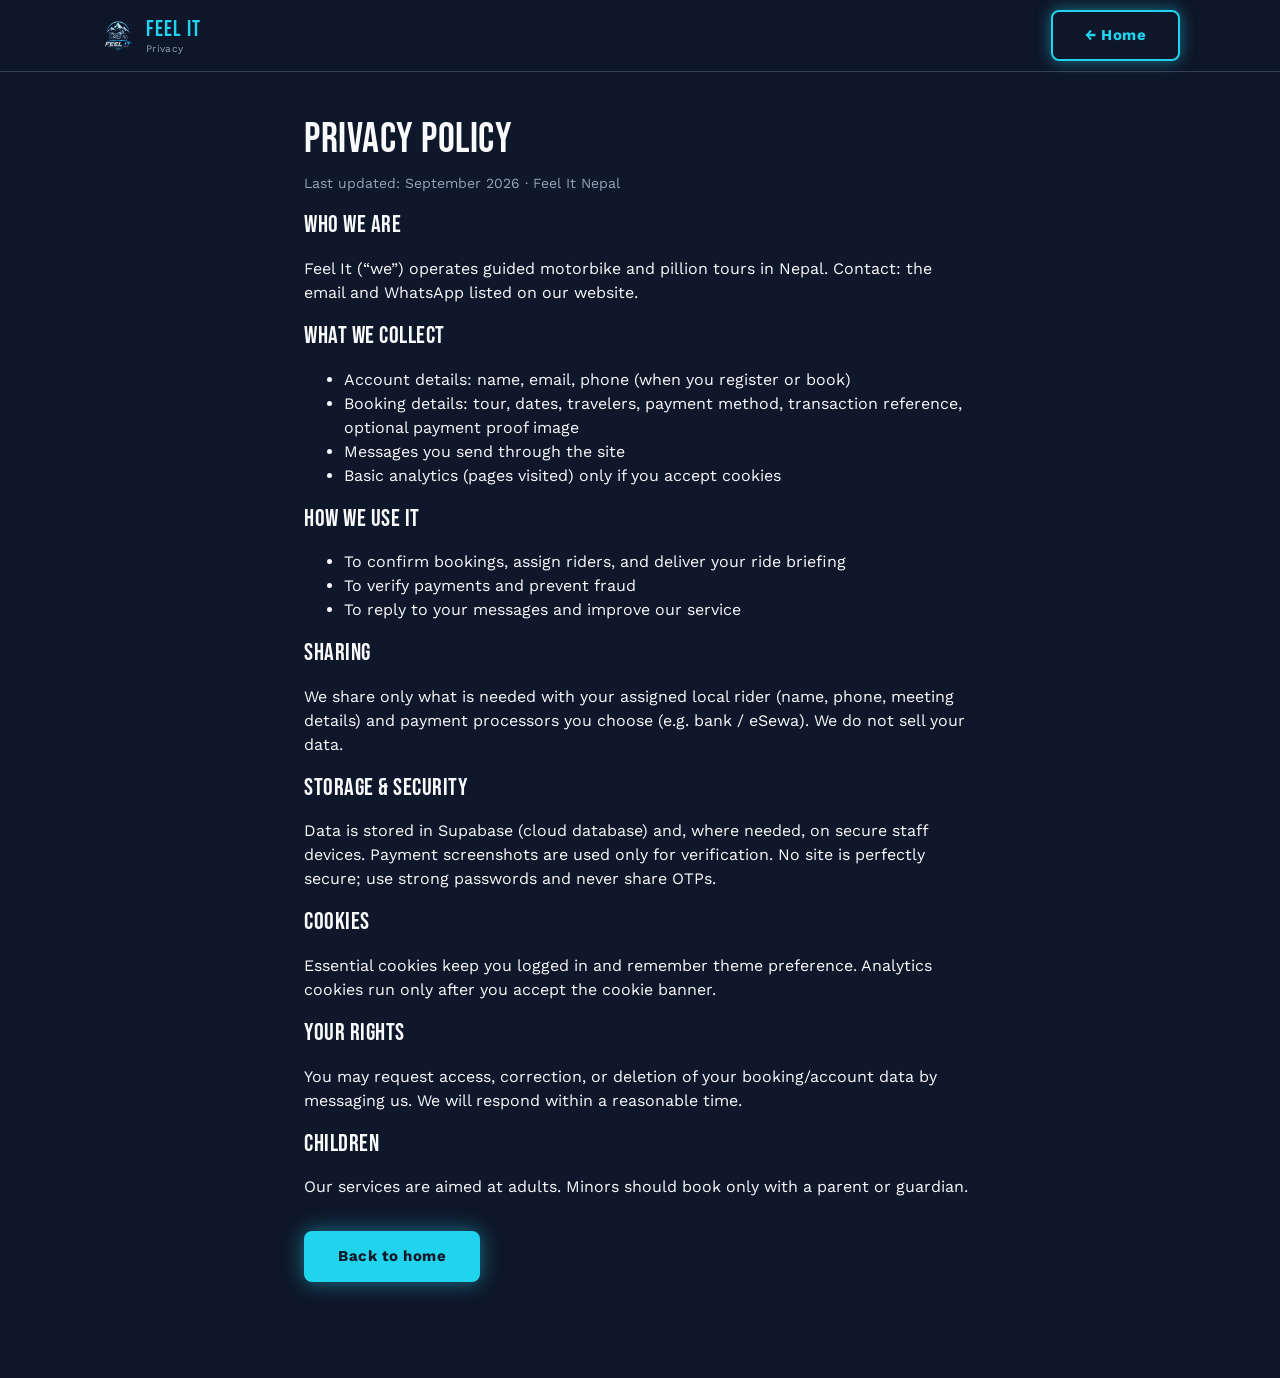
<file: privacy.html>
<!DOCTYPE html>
<html lang="en">
<head>
  <meta charset="UTF-8">
  <meta name="viewport" content="width=device-width, initial-scale=1.0">
  <title>Privacy Policy — Feel It Nepal</title>
  <meta name="description" content="How Feel It Nepal collects, uses, and protects your personal information when you book guided motorbike tours.">
  <meta name="robots" content="index, follow">
  <link rel="icon" href="assets/unnamed.png" type="image/png">
  <link href="https://fonts.googleapis.com/css2?family=Bebas+Neue&family=Work+Sans:wght@400;600;700&display=swap" rel="stylesheet">
  <link rel="stylesheet" href="style.css">
</head>
<body>
<header>
  <div class="wrap nav">
    <a href="index.html" class="brand">
      <img src="assets/unnamed.png" width="36" height="36" alt="Feel It" class="brand-logo" onerror="this.style.display='none'">
      <span class="brand-text"><span class="display">FEEL IT</span><span>Privacy</span></span>
    </a>
    <a href="index.html" class="btn btn-outline">← Home</a>
  </div>
</header>
<main class="wrap" style="padding:48px 24px 80px;max-width:720px;">
  <h1 style="font-family:'Bebas Neue',sans-serif;font-size:42px;margin:0 0 8px;">Privacy Policy</h1>
  <p style="color:var(--ink-soft);font-size:14px;">Last updated: September 2026 · Feel It Nepal</p>

  <h2>Who we are</h2>
  <p>Feel It (“we”) operates guided motorbike and pillion tours in Nepal. Contact: the email and WhatsApp listed on our website.</p>

  <h2>What we collect</h2>
  <ul>
    <li>Account details: name, email, phone (when you register or book)</li>
    <li>Booking details: tour, dates, travelers, payment method, transaction reference, optional payment proof image</li>
    <li>Messages you send through the site</li>
    <li>Basic analytics (pages visited) only if you accept cookies</li>
  </ul>

  <h2>How we use it</h2>
  <ul>
    <li>To confirm bookings, assign riders, and deliver your ride briefing</li>
    <li>To verify payments and prevent fraud</li>
    <li>To reply to your messages and improve our service</li>
  </ul>

  <h2>Sharing</h2>
  <p>We share only what is needed with your assigned local rider (name, phone, meeting details) and payment processors you choose (e.g. bank / eSewa). We do not sell your data.</p>

  <h2>Storage &amp; security</h2>
  <p>Data is stored in Supabase (cloud database) and, where needed, on secure staff devices. Payment screenshots are used only for verification. No site is perfectly secure; use strong passwords and never share OTPs.</p>

  <h2>Cookies</h2>
  <p>Essential cookies keep you logged in and remember theme preference. Analytics cookies run only after you accept the cookie banner.</p>

  <h2>Your rights</h2>
  <p>You may request access, correction, or deletion of your booking/account data by messaging us. We will respond within a reasonable time.</p>

  <h2>Children</h2>
  <p>Our services are aimed at adults. Minors should book only with a parent or guardian.</p>

  <p style="margin-top:32px;"><a href="index.html" class="btn btn-primary">Back to home</a></p>
</main>
</body>
</html>
</file>
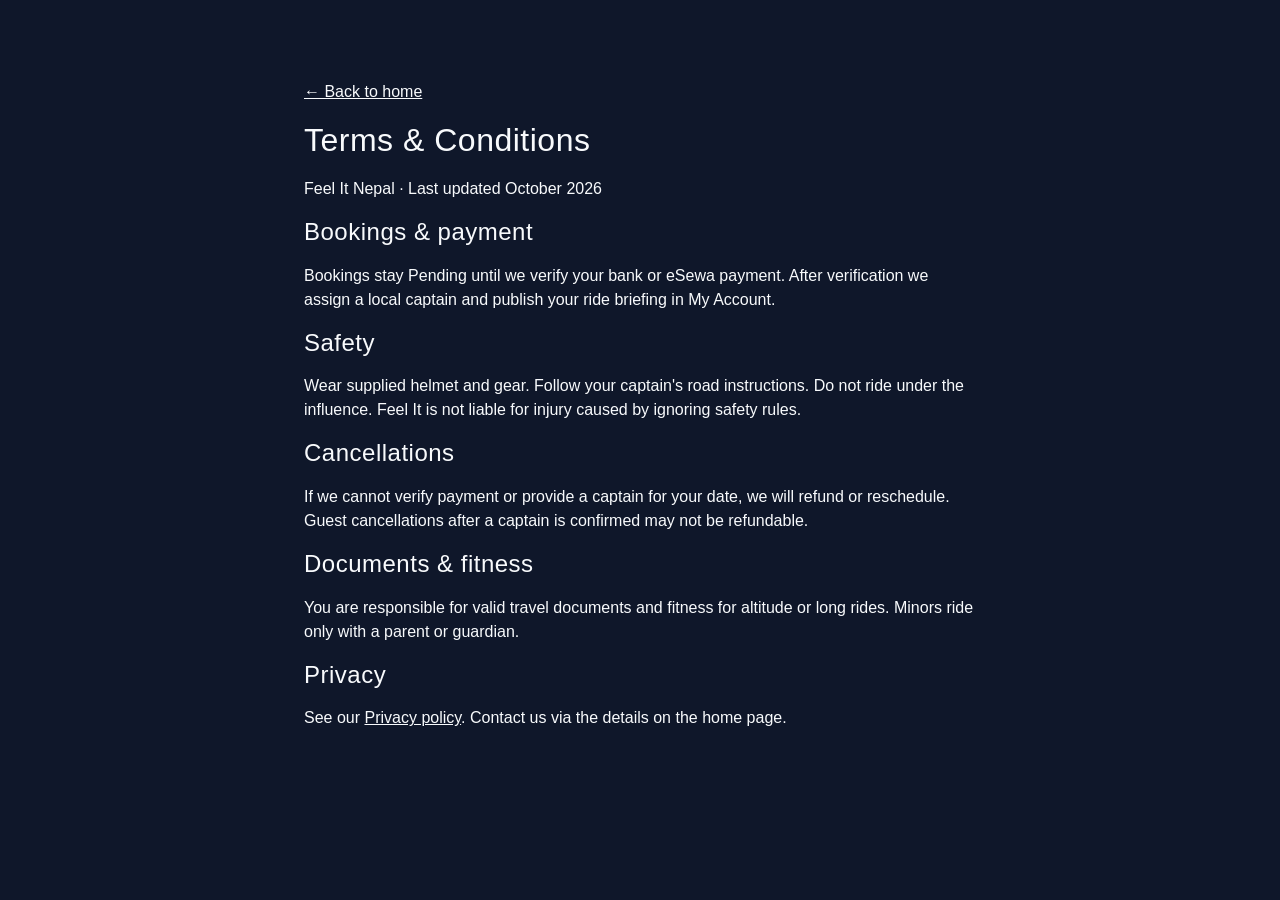
<file: terms.html>
<!DOCTYPE html>
<html lang="en">
<head>
  <meta charset="UTF-8">
  <meta name="viewport" content="width=device-width, initial-scale=1">
  <title>Terms & Conditions — Feel It Nepal</title>
  <meta name="description" content="Terms and conditions for Feel It Nepal guided motorbike tours.">
  <link rel="stylesheet" href="style.css">
</head>
<body>
  <main class="container" style="max-width:720px;margin:40px auto;padding:24px;">
    <p><a href="index.html">← Back to home</a></p>
    <h1>Terms & Conditions</h1>
    <p class="sub">Feel It Nepal · Last updated October 2026</p>
    <h2>Bookings & payment</h2>
    <p>Bookings stay Pending until we verify your bank or eSewa payment. After verification we assign a local captain and publish your ride briefing in My Account.</p>
    <h2>Safety</h2>
    <p>Wear supplied helmet and gear. Follow your captain's road instructions. Do not ride under the influence. Feel It is not liable for injury caused by ignoring safety rules.</p>
    <h2>Cancellations</h2>
    <p>If we cannot verify payment or provide a captain for your date, we will refund or reschedule. Guest cancellations after a captain is confirmed may not be refundable.</p>
    <h2>Documents & fitness</h2>
    <p>You are responsible for valid travel documents and fitness for altitude or long rides. Minors ride only with a parent or guardian.</p>
    <h2>Privacy</h2>
    <p>See our <a href="privacy.html">Privacy policy</a>. Contact us via the details on the home page.</p>
  </main>
</body>
</html>
</file>
<file: style.css>
:root{
  --bg:#0f172a;
  --paper:#1e293b;
  --ink:#f8fafc;
  --ink-soft:#94a3b8;
  --primary:#22d3ee;
  --primary-glow:rgba(34, 211, 238, 0.5);
  --primary-glow-hover:rgba(34, 211, 238, 0.85);
  --primary-tint:rgba(34, 211, 238, 0.12);
  --line:#334155;
  --radius:0.5rem;
  --hero-gradient: linear-gradient(135deg, #090d16 0%, #0f172a 50%, #16243b 100%);
  --success:#10b981;
  --warning:#f59e0b;
  --danger:#ef4444;
  color-scheme:dark;
}

[data-theme="light"]{
  --bg:#f8fafc;
  --paper:#ffffff;
  --ink:#0f172a;
  --ink-soft:#64748b;
  --primary:#0891b2;
  --primary-glow:rgba(8, 145, 178, 0.35);
  --primary-glow-hover:rgba(8, 145, 178, 0.65);
  --primary-tint:rgba(8, 145, 178, 0.1);
  --line:#e2e8f0;
  --hero-gradient: linear-gradient(135deg, #1e293b 0%, #0f172a 100%);
  color-scheme:light;
}

*{box-sizing:border-box;}
html{scroll-behavior:smooth;}
body{
  margin:0;background:var(--bg);color:var(--ink);
  font-family:'Work Sans',sans-serif;line-height:1.5;
  -webkit-font-smoothing:antialiased;
  transition:background 0.3s ease, color 0.3s ease;
}

h1,h2,h3,.display{
  font-family:'Bebas Neue',sans-serif;font-weight:400;letter-spacing:0.5px;
  line-height:0.95;color:var(--ink);
}
a{color:inherit;}
button{font-family:inherit;cursor:pointer;}
button:disabled{opacity:0.6;cursor:not-allowed;}
.wrap{max-width:1080px;margin:0 auto;padding:0 24px;}

header{
  position:sticky;top:0;z-index:50;
  background:color-mix(in srgb, var(--bg) 88%, transparent);
  backdrop-filter:blur(8px);border-bottom:1px solid var(--line);
}
.nav{display:flex;align-items:center;justify-content:space-between;padding:16px 0;}
.brand{display:flex;align-items:center;gap:10px;text-decoration:none;line-height:1;}
.brand-text{display:flex;flex-direction:column;line-height:1;}
.brand .display{font-size:28px;color:var(--primary);}
.brand span{font-size:11px;color:var(--ink-soft);letter-spacing:0.3px;margin-top:2px;}
.nav-links{display:flex;align-items:center;gap:20px;}
.nav-links a{text-decoration:none;font-size:15px;color:var(--ink);border-bottom:2px solid transparent;padding-bottom:2px;transition:0.2s;}
.nav-links a:hover{color:var(--primary);border-bottom-color:var(--primary);}
.menu-btn{display:none;background:transparent;border:2px solid var(--primary);border-radius:var(--radius);width:42px;height:42px;font-size:20px;color:var(--primary);box-shadow:0 0 10px var(--primary-glow);}
.mobile-menu{display:none;flex-direction:column;gap:2px;padding:10px 24px 16px;border-top:1px solid var(--line);}
.mobile-menu.open{display:flex;}
.mobile-menu a{padding:12px 0;text-decoration:none;color:var(--ink);font-size:16px;border-bottom:1px solid var(--line);}

.btn {
  padding: 0.75rem 2rem;
  background: transparent;
  border: 2px solid var(--primary);
  color: var(--primary);
  font-weight: 700;
  border-radius: var(--radius);
  box-shadow: 0 0 15px var(--primary-glow);
  transition: all 0.3s ease;
  display: inline-flex;
  align-items: center;
  justify-content: center;
  text-decoration: none;
  font-size: 15px;
  letter-spacing: 0.5px;
}
.btn:hover {
  box-shadow: 0 0 30px var(--primary-glow-hover);
  background: var(--primary);
  color: #111827;
}
.btn-primary {
  background: var(--primary);
  color: #111827;
  box-shadow: 0 0 20px var(--primary-glow);
}
.btn-primary:hover {
  background: var(--primary);
  color: #000000;
  box-shadow: 0 0 35px var(--primary-glow-hover);
  transform: translateY(-1px);
}
.btn-outline {
  background: transparent;
  border: 2px solid var(--primary);
  color: var(--primary);
}
.btn-google {
  background: #ffffff;
  color: #1e293b;
  border: 2px solid #cbd5e1;
  box-shadow: 0 4px 12px rgba(0,0,0,0.1);
  width: 100%;
  margin-bottom: 12px;
  font-weight: 600;
  display: flex;
  align-items: center;
  justify-content: center;
  gap: 10px;
}
.btn-google:hover {
  background: #f1f5f9;
  color: #0f172a;
  border-color: var(--primary);
}
.btn-link-back{
  background:none;border:none;color:var(--primary);font-size:13px;font-weight:600;
  padding:0 0 14px;cursor:pointer;display:inline-block;
}
.btn-link-back:hover{text-decoration:underline;}

.theme-toggle{
  background:transparent;border:2px solid var(--primary);border-radius:var(--radius);
  width:42px;height:42px;display:flex;align-items:center;justify-content:center;
  font-size:18px;color:var(--primary);box-shadow:0 0 12px var(--primary-glow);
  transition:0.3s;
}
.theme-toggle:hover{box-shadow:0 0 24px var(--primary-glow-hover);background:var(--primary-tint);}

.hero{position:relative;overflow:hidden;background:var(--hero-gradient);color:#fff;}
.hero-inner{position:relative;z-index:2;padding:96px 24px 120px;max-width:1080px;margin:0 auto;}
.hero-tag{font-size:14px;letter-spacing:1px;color:var(--primary);margin-bottom:16px;text-transform:uppercase;font-weight:600;}
.hero h1{font-size:clamp(44px,8vw,88px);max-width:760px;margin:0 0 22px;color:#fff;}
.hero p{font-size:18px;max-width:480px;color:var(--ink-soft);margin:0 0 32px;}
.hero-ctas{display:flex;gap:16px;flex-wrap:wrap;}
.hero svg{position:absolute;inset:0;width:100%;height:100%;z-index:1;}

section{padding:80px 0;}
.section-head{max-width:560px;margin:0 0 44px;}
.section-head h2{font-size:44px;margin:0 0 12px;}
.section-head p{color:var(--ink-soft);font-size:16px;margin:0;}

.filters{display:flex;gap:12px;flex-wrap:wrap;margin-bottom:36px;}
.chip{
  border:2px solid var(--primary);background:transparent;border-radius:var(--radius);
  padding:0.5rem 1.25rem;font-size:14px;font-weight:700;color:var(--primary);
  box-shadow:0 0 10px var(--primary-glow);transition:0.3s;
}
.chip.active, .chip:hover{
  background:var(--primary);color:#111827;box-shadow:0 0 20px var(--primary-glow-hover);
}

.grid{display:grid;grid-template-columns:repeat(auto-fill,minmax(280px,1fr));gap:24px;}
.card{background:var(--paper);border:1px solid var(--line);border-radius:var(--radius);overflow:hidden;display:flex;flex-direction:column;transition:0.3s;}
.card:hover{border-color:var(--primary);box-shadow:0 0 20px var(--primary-tint);}
.card-art{height:180px;display:flex;align-items:center;justify-content:center;background-size:cover;background-position:center;}
.card-body{padding:22px;display:flex;flex-direction:column;gap:8px;flex:1;}
.card-region{font-size:12px;color:var(--primary);font-weight:600;letter-spacing:1px;text-transform:uppercase;}
.card-title{font-size:26px;margin:0;}
.card-meta{font-size:14px;color:var(--ink-soft);display:flex;gap:14px;}
.card-price{font-size:22px;font-weight:700;margin-top:auto;padding-top:10px;color:var(--ink);}
.card-price small{font-weight:500;font-size:13px;color:var(--ink-soft);}
.card .btn{margin-top:12px;width:100%;}

.milestones{display:grid;grid-template-columns:repeat(3,1fr);gap:0;position:relative;}
.milestones::before{content:"";position:absolute;top:14px;left:0;right:0;height:2px;
  background:repeating-linear-gradient(to right,var(--primary) 0 10px,transparent 10px 20px);z-index:0;}
.milestone{position:relative;z-index:1;padding-right:24px;}
.milestone .km{display:inline-block;background:var(--bg);border:2px solid var(--primary);border-radius:999px;
  width:32px;height:32px;text-align:center;line-height:28px;font-family:'Bebas Neue';font-size:15px;color:var(--primary);
  box-shadow:0 0 10px var(--primary-glow);margin-bottom:18px;}
.milestone h3{font-size:24px;margin:0 0 8px;}
.milestone p{font-size:15px;color:var(--ink-soft);margin:0;}

.guide-banner{
  background:var(--paper);border:2px solid var(--primary);box-shadow:0 0 25px var(--primary-glow);
  border-radius:var(--radius);padding:48px;display:flex;justify-content:space-between;align-items:center;gap:32px;flex-wrap:wrap;
}
.guide-banner h2{font-size:38px;margin:0 0 10px;}
.guide-banner p{color:var(--ink-soft);max-width:420px;margin:0;}

.form-card{background:var(--paper);border:1px solid var(--line);border-radius:var(--radius);padding:36px;max-width:560px;}
.field{margin-bottom:18px;}
.field label{display:block;font-size:13px;color:var(--ink-soft);margin-bottom:6px;}
.field input,.field select,.field textarea{
  width:100%;padding:11px 13px;border:1px solid var(--line);border-radius:var(--radius);
  font-family:inherit;font-size:15px;background:var(--bg);color:var(--ink);outline:none;transition:0.2s;
}
.field input:focus,.field select:focus,.field textarea:focus{border-color:var(--primary);box-shadow:0 0 10px var(--primary-tint);}
.field textarea{resize:vertical;min-height:90px;}
.row-2{display:grid;grid-template-columns:1fr 1fr;gap:16px;}

.checkbox-field{
  display:flex;align-items:flex-start;gap:10px;font-size:13px;color:var(--ink-soft);
  margin:4px 0 18px;line-height:1.5;cursor:pointer;
}
.checkbox-field input{width:auto;margin-top:3px;flex-shrink:0;}
.checkbox-field a{color:var(--primary);text-decoration:underline;}

.overlay{position:fixed;inset:0;background:rgba(2, 6, 23, 0.85);backdrop-filter:blur(6px);z-index:100;
  display:flex;align-items:flex-start;justify-content:center;overflow-y:auto;padding:40px 20px;}
.overlay.hidden{display:none;}
.modal{background:var(--paper);border:1px solid var(--line);border-radius:var(--radius);max-width:720px;width:100%;padding:36px;position:relative;box-shadow:0 0 40px rgba(0,0,0,0.6);}
.modal-close{position:absolute;top:18px;right:20px;background:none;border:none;font-size:24px;color:var(--ink-soft);cursor:pointer;}
.modal-close:hover{color:var(--primary);}
.modal h2{font-size:36px;margin:0 0 6px;}
.modal .sub{color:var(--ink-soft);margin-bottom:24px;}
.include-list{list-style:none;padding:0;margin:0 0 24px;display:flex;flex-wrap:wrap;gap:8px;}
.include-list li{background:var(--primary-tint);border:1px solid var(--primary);color:var(--primary);border-radius:999px;padding:6px 14px;font-size:13px;}
.guide-box{display:flex;gap:14px;align-items:center;margin-bottom:16px;padding:16px;background:var(--bg);border-radius:var(--radius);border:1px solid var(--line);}
.avatar{width:48px;height:48px;border-radius:50%;background:var(--primary);color:#111827;display:flex;align-items:center;justify-content:center;font-family:'Bebas Neue';font-size:20px;flex-shrink:0;}
.confirm-code{font-family:'Bebas Neue';font-size:38px;color:var(--primary);letter-spacing:2px;text-shadow:0 0 10px var(--primary-glow);}

/* Payment method chooser (step 2 of checkout — no QR here yet) */
.payment-method-grid{display:grid;grid-template-columns:repeat(auto-fit,minmax(200px,1fr));gap:16px;margin:20px 0 8px;}
.payment-method-card{
  background:var(--bg);border:2px solid var(--line);border-radius:var(--radius);
  padding:24px 18px;display:flex;flex-direction:column;align-items:center;gap:6px;text-align:center;
  transition:0.2s;
}
.payment-method-card:hover{border-color:var(--primary);box-shadow:0 0 18px var(--primary-tint);transform:translateY(-2px);}
.payment-method-card .pm-icon{font-size:32px;}
.payment-method-card .pm-name{font-family:'Bebas Neue';font-size:20px;color:var(--ink);}
.payment-method-card .pm-sub{font-size:12px;color:var(--ink-soft);}

/* QR + payment form (step 3 — only rendered after a method is chosen) */
.qr-box{
  display:flex;flex-direction:column;align-items:center;text-align:center;margin-bottom:22px;
  background:var(--bg);padding:20px;border-radius:var(--radius);border:1px solid var(--line);
}
.qr-img{width:180px;height:180px;object-fit:contain;background:#fff;border-radius:8px;padding:8px;box-shadow:0 0 15px rgba(0,0,0,0.2);}
.qr-account-name{font-weight:700;margin:12px 0 0;color:var(--ink);}
.qr-account-number{font-size:14px;color:var(--ink-soft);margin:2px 0 8px;}
.qr-account-meta{color:var(--ink-soft);}
.qr-hint{font-size:12px;color:var(--ink-soft);max-width:340px;margin:0;}

.pending-box{
  background:var(--bg);border:1px solid var(--primary);border-radius:var(--radius);
  padding:18px 20px;margin-bottom:20px;font-size:14px;color:var(--ink);
}
.pending-note{font-size:13px;color:var(--ink-soft);background:var(--bg);border:1px dashed var(--line);border-radius:var(--radius);padding:10px 14px;margin-top:10px;}
.rider-reveal-box{
  background:var(--primary-tint);border:1px solid var(--primary);border-radius:var(--radius);
  padding:12px 14px;margin-top:10px;font-size:14px;
}
.rider-reveal-box a{color:var(--primary);font-weight:700;text-decoration:underline;}

.booking-row{background:var(--bg);border:1px solid var(--line);border-radius:var(--radius);padding:18px 22px;display:flex;justify-content:space-between;align-items:center;margin-bottom:12px;flex-wrap:wrap;gap:10px;}
.booking-row .status{font-size:12px;padding:4px 10px;border-radius:999px;background:var(--primary-tint);color:var(--primary);border:1px solid var(--primary);}
.status-pending{background:rgba(245,158,11,0.12) !important;color:var(--warning) !important;border-color:var(--warning) !important;}
.status-confirmed{background:rgba(16,185,129,0.12) !important;color:var(--success) !important;border-color:var(--success) !important;}
.status-cancelled{background:rgba(239,68,68,0.12) !important;color:var(--danger) !important;border-color:var(--danger) !important;}
.admin-booking-row{gap:6px;}
.empty-state{color:var(--ink-soft);font-size:15px;padding:30px 0;}

footer{background:#020617;color:var(--ink-soft);padding:48px 0 30px;margin-top:40px;border-top:1px solid var(--line);}
footer .wrap{display:flex;justify-content:space-between;flex-wrap:wrap;gap:24px;}
footer .display{color:var(--primary);font-size:24px;}
footer p{font-size:13px;max-width:340px;color:var(--ink-soft);}

.admin-table{width:100%;border-collapse:collapse;margin-top:10px;}
.admin-table th,.admin-table td{text-align:left;padding:10px 12px;border-bottom:1px solid var(--line);font-size:14px;}
.admin-tour-card{border:1px solid var(--line);border-radius:var(--radius);padding:16px;margin-bottom:16px;background:var(--bg);}
.admin-tour-card h4{margin:0 0 10px;font-size:20px;}

#tourMap{height:380px;width:100%;border-radius:var(--radius);border:1px solid var(--line);z-index:1;}
.leaflet-popup-content{font-family:'Work Sans',sans-serif;color:#111827;}
.map-popup-btn{
  background:var(--primary);color:#111827;border:none;border-radius:var(--radius);
  padding:6px 12px;font-size:13px;font-weight:700;margin-top:6px;cursor:pointer;
}

#toast-container {
  position: fixed;
  top: 20px;
  right: 20px;
  z-index: 99999;
  display: flex;
  flex-direction: column;
  gap: 10px;
}
.custom-toast {
  min-width: 280px;
  background-color: #1e293b;
  color: #ffffff;
  padding: 12px 16px;
  border-radius: 8px;
  border-left: 4px solid #3b82f6;
  box-shadow: 0 10px 20px rgba(0, 0, 0, 0.3);
  display: flex;
  justify-content: space-between;
  align-items: center;
  font-family: inherit;
}
.custom-toast.success { border-left-color: #10b981; }
.custom-toast.error { border-left-color: #ef4444; }
.toast-close-btn { background: none; border: none; color: #94a3b8; font-size: 18px; cursor: pointer; margin-left: 10px; }

@media(max-width:820px){
  .nav-links a{display:none;}
  .menu-btn{display:flex;align-items:center;justify-content:center;}
}
@media(max-width:720px){
  .milestones{grid-template-columns:1fr;gap:36px;}
  .milestones::before{display:none;}
  .row-2{grid-template-columns:1fr;}
  .guide-banner{padding:32px;}
  #tourMap{height:280px;}
  .payment-method-grid{grid-template-columns:1fr 1fr;}
}

/* Small screens: the logo was rendering at inconsistent sizes against the
   tagline text and squeezing against the nav buttons — pin an explicit
   box size and drop the tagline below a hard width instead of letting it
   wrap/shrink unpredictably. */
@media(max-width:480px){
  .brand-logo{width:32px;height:32px;}
  .brand .display{font-size:22px;}
  .brand-text span:last-child{display:none;}
  .wa-float-btn{bottom:16px;right:16px;width:50px;height:50px;}
}

/* ---------------- Admin panel: mobile ---------------- */
@media(max-width:720px){
  .modal-admin{
    max-width:100%;width:100%;min-height:100vh;border-radius:0;padding:20px 16px 40px;margin:0;
  }
  .overlay:has(.modal-admin){padding:0;align-items:stretch;}
  .admin-stats-bar{grid-template-columns:1fr 1fr;}
  .admin-tabs{
    display:flex;flex-wrap:nowrap;overflow-x:auto;-webkit-overflow-scrolling:touch;
    gap:8px;padding-bottom:6px;margin-left:-16px;margin-right:-16px;padding-left:16px;padding-right:16px;
  }
  .admin-tabs .chip{flex-shrink:0;padding:0.5rem 1rem;font-size:13px;white-space:nowrap;}
  .admin-booking-row .row-2,
  .form-card .row-2{grid-template-columns:1fr;}
  .admin-photo-grid{grid-template-columns:repeat(2,1fr);}
  .chat-compose{flex-direction:column;align-items:stretch;}
  .chat-compose .btn{width:100%;}
}

/* ---------------- Admin panel polish ---------------- */
.modal-admin{max-width:960px;}
.admin-header{margin-bottom:18px;}
.admin-header-top{display:flex;align-items:center;justify-content:space-between;gap:12px;flex-wrap:wrap;margin-bottom:4px;}
.admin-header-top h2{margin:0;}
.admin-header h2{margin-bottom:4px;}
.admin-tabs{margin-bottom:24px;}

.admin-stats-bar{
  display:grid;grid-template-columns:repeat(auto-fit,minmax(150px,1fr));gap:14px;margin-bottom:24px;
}
.admin-stat{
  background:var(--bg);border:1px solid var(--line);border-radius:var(--radius);
  padding:16px 18px;display:flex;flex-direction:column;gap:4px;
}
.admin-stat-num{font-family:'Bebas Neue',sans-serif;font-size:28px;color:var(--ink);letter-spacing:0.5px;}
.admin-stat-label{font-size:12px;color:var(--ink-soft);text-transform:uppercase;letter-spacing:0.5px;}
.admin-stat-warning .admin-stat-num{color:var(--warning);}
.admin-stat-success .admin-stat-num{color:var(--success);}
.admin-load-error{
  color:var(--danger);background:rgba(239,68,68,0.08);border:1px solid var(--danger);
  border-radius:var(--radius);padding:14px 16px;font-size:13px;line-height:1.6;
}

/* QR image failing to load (e.g. /assets not uploaded) */
.qr-img-fallback{
  width:180px;min-height:120px;display:flex;align-items:center;justify-content:center;text-align:center;
  background:var(--paper);border:1px dashed var(--line);border-radius:8px;color:var(--ink-soft);
  font-size:12px;padding:14px;
}

/* ---------------- Brand logo (header/footer/favicon all use logo.svg now) ---------------- */
.brand-logo{width:38px;height:38px;flex-shrink:0;display:block;object-fit:contain;}
footer .footer-instagram{display:inline-block;margin-top:10px;font-size:13px;color:var(--primary);text-decoration:none;}
footer .footer-instagram:hover{text-decoration:underline;}

/* ---------------- Tour region filter — dropdown instead of chip row ---------------- */
.filter-bar{margin-bottom:32px;max-width:320px;}
.filter-select-label{display:block;font-size:12px;color:var(--ink-soft);margin-bottom:6px;text-transform:uppercase;letter-spacing:0.5px;}
.filter-select{
  width:100%;padding:11px 13px;border:2px solid var(--primary);border-radius:var(--radius);
  font-family:inherit;font-size:15px;font-weight:600;background:var(--paper);color:var(--ink);
  box-shadow:0 0 10px var(--primary-glow);cursor:pointer;
}

/* ---------------- On-site chat (Contact section + My Account) ---------------- */
.chat-thread{
  max-height:280px;overflow-y:auto;display:flex;flex-direction:column;gap:10px;
  margin-bottom:14px;padding-right:4px;
}
.chat-bubble{max-width:85%;padding:10px 14px;border-radius:12px;font-size:14px;line-height:1.5;}
.chat-bubble-sender{font-size:11px;color:var(--ink-soft);margin-bottom:2px;text-transform:uppercase;letter-spacing:0.4px;}
.chat-bubble-customer{background:var(--primary-tint);border:1px solid var(--primary);align-self:flex-end;border-bottom-right-radius:2px;}
.chat-bubble-admin{background:var(--bg);border:1px solid var(--line);align-self:flex-start;border-bottom-left-radius:2px;}
.chat-compose{display:flex;gap:10px;align-items:flex-end;}
.chat-compose textarea{
  flex:1;padding:10px 12px;border:1px solid var(--line);border-radius:var(--radius);
  font-family:inherit;font-size:14px;background:var(--bg);color:var(--ink);resize:vertical;min-height:44px;
}
.chat-compose textarea:focus{outline:none;border-color:var(--primary);box-shadow:0 0 10px var(--primary-tint);}
.chat-compose .btn{padding:0.7rem 1.4rem;}

/* ---------------- Admin: gallery management ---------------- */
.admin-photo-grid{display:grid;grid-template-columns:repeat(auto-fill,minmax(160px,1fr));gap:14px;}
.admin-photo-card{background:var(--bg);border:1px solid var(--line);border-radius:var(--radius);padding:10px;display:flex;flex-direction:column;gap:8px;}
.admin-photo-card img{width:100%;height:110px;object-fit:cover;border-radius:6px;background:var(--paper);}
.admin-photo-caption{font-size:12px;color:var(--ink-soft);}
/* This used to be a bare `.img-broken{display:none}`, which would have
   hidden any CONTAINER that got the class — including a whole gallery card.
   Only the failed <img> itself is hidden now. */
.img-failed{display:none !important;}

/* ---------------- Public gallery page ---------------- */
.gallery-grid{display:grid;grid-template-columns:repeat(auto-fill,minmax(260px,1fr));gap:20px;}
.gallery-card{background:var(--paper);border:1px solid var(--line);border-radius:var(--radius);overflow:hidden;transition:0.3s;}
.gallery-card:hover{border-color:var(--primary);box-shadow:0 0 20px var(--primary-tint);transform:translateY(-2px);}
.gallery-card img{width:100%;height:220px;object-fit:cover;display:block;background:var(--bg);}
.gallery-card.img-broken img{display:none;}
.gallery-caption{padding:12px 14px;font-size:14px;color:var(--ink);}
.gallery-region{color:var(--ink-soft);font-size:12px;}

/* ---------------- Homepage popup ad ---------------- */
.ad-popup-overlay{
  position:fixed;inset:0;background:rgba(2,6,23,0.8);backdrop-filter:blur(4px);z-index:200;
  display:flex;align-items:center;justify-content:center;padding:24px;
}
.ad-popup-box{position:relative;max-width:420px;width:100%;background:var(--paper);border-radius:var(--radius);overflow:hidden;box-shadow:0 0 40px rgba(0,0,0,0.6);}
.ad-popup-box img{width:100%;display:block;}
.ad-close-btn{
  position:absolute;top:8px;right:8px;width:32px;height:32px;border-radius:50%;
  background:rgba(2,6,23,0.7);color:#fff;border:none;font-size:20px;cursor:pointer;
  display:flex;align-items:center;justify-content:center;z-index:2;
}
.ad-close-btn:hover{background:rgba(2,6,23,0.9);}

/* Floating WhatsApp button, present on every page */
.wa-float-btn{
  position:fixed;bottom:22px;right:22px;width:56px;height:56px;border-radius:50%;
  background:#25D366;display:flex;align-items:center;justify-content:center;
  box-shadow:0 6px 20px rgba(0,0,0,0.35);z-index:80;transition:0.2s;text-decoration:none;
}
.wa-float-btn:hover{transform:translateY(-2px) scale(1.05);box-shadow:0 10px 26px rgba(0,0,0,0.4);}
@media(max-width:480px){
  .wa-float-btn{bottom:16px;right:16px;width:50px;height:50px;}
}

/* =========================================================================
   PAGE LOADER — speeding bike
   Three-part failsafe: JS hides it on data-load, JS hides it on window
   load, and the `loaderFailsafe` keyframe below hides it at 6s no matter
   what. A loader that can stick is worse than no loader.
   ========================================================================= */
.page-loader{
  position:fixed;inset:0;z-index:999;background:var(--hero-gradient);
  display:flex;align-items:center;justify-content:center;
  animation:loaderFailsafe .45s ease 5.5s forwards;
}
.page-loader.loader-done{opacity:0;visibility:hidden;transition:opacity .5s ease,visibility .5s ease;}
@keyframes loaderFailsafe{to{opacity:0;visibility:hidden;pointer-events:none;}}

.loader-stage{width:min(320px,80vw);text-align:center;}
.loader-bike{width:100%;height:auto;color:#f8fafc;overflow:visible;animation:bikeBob 0.5s ease-in-out infinite alternate;}
.loader-bike .wheel{fill:none;stroke:#f8fafc;stroke-width:4;transform-box:fill-box;transform-origin:center;animation:wheelSpin .5s linear infinite;}
.loader-bike .frame{fill:none;stroke:#f8fafc;stroke-width:4;stroke-linecap:round;stroke-linejoin:round;}
.loader-bike .headlight{fill:#22d3ee;animation:headlightPulse 1s ease-in-out infinite;}
.loader-bike .speed-lines line{stroke:#22d3ee;stroke-width:3;stroke-linecap:round;opacity:0;}
.loader-bike .speed-lines line:nth-child(1){animation:whoosh .7s linear infinite;}
.loader-bike .speed-lines line:nth-child(2){animation:whoosh .7s linear .2s infinite;}
.loader-bike .speed-lines line:nth-child(3){animation:whoosh .7s linear .4s infinite;}

@keyframes wheelSpin{to{transform:rotate(360deg);}}
@keyframes bikeBob{from{transform:translateY(0);}to{transform:translateY(-3px);}}
@keyframes headlightPulse{0%,100%{opacity:1;}50%{opacity:.35;}}
@keyframes whoosh{0%{opacity:0;transform:translateX(24px);}30%{opacity:.9;}100%{opacity:0;transform:translateX(-40px);}}

.loader-road{height:3px;background:var(--line);border-radius:2px;overflow:hidden;margin:10px 0 22px;position:relative;}
.loader-road span{
  position:absolute;inset:0;
  background:repeating-linear-gradient(90deg,#22d3ee 0 18px,transparent 18px 44px);
  animation:roadRun .6s linear infinite;
}
@keyframes roadRun{to{transform:translateX(-44px);}}

.loader-word{font-family:'Bebas Neue',sans-serif;font-size:40px;color:#22d3ee;letter-spacing:4px;line-height:1;}
.loader-sub{font-size:12px;color:#94a3b8;letter-spacing:1.5px;margin-top:4px;}

/* Inline loader used while a section fetches from Supabase */
.inline-loader{
  display:flex;align-items:center;gap:12px;padding:26px 0;color:var(--ink-soft);font-size:14px;
}
.inline-bike{width:54px;height:auto;color:var(--primary);flex-shrink:0;animation:bikeBob .5s ease-in-out infinite alternate;}
.inline-bike circle{transform-box:fill-box;transform-origin:center;animation:wheelSpin .5s linear infinite;}

/* =========================================================================
   BRAND / SOCIAL BUTTONS
   Real vector glyphs replace the camera emoji that was standing in for the
   Instagram logo.
   ========================================================================= */
.social-btn{
  display:inline-flex;align-items:center;gap:8px;text-decoration:none;
  padding:9px 16px;border-radius:999px;font-size:14px;font-weight:600;
  border:1px solid var(--line);color:var(--ink);background:var(--paper);transition:.2s;
}
.social-btn svg{width:18px;height:18px;fill:currentColor;flex-shrink:0;}
.social-btn:hover{transform:translateY(-1px);}
.social-whatsapp{border-color:rgba(37,211,102,.45);color:#25D366;}
.social-whatsapp:hover{background:rgba(37,211,102,.12);border-color:#25D366;}
.social-instagram{border-color:rgba(225,48,108,.45);color:#e1306c;}
.social-instagram:hover{background:rgba(225,48,108,.12);border-color:#e1306c;}

/* =========================================================================
   FOOTER
   ========================================================================= */
footer .wrap{align-items:flex-start;gap:40px;}
.footer-brand{max-width:360px;}
.footer-mark{display:flex;align-items:center;gap:10px;margin-bottom:8px;}
.footer-mark img{display:block;object-fit:contain;}
.footer-socials{margin-top:14px;display:flex;gap:10px;flex-wrap:wrap;}
footer .social-btn{background:transparent;}
.footer-links{display:flex;flex-direction:column;gap:8px;font-size:14px;}
.footer-links a{color:var(--ink-soft);text-decoration:none;}
.footer-links a:hover{color:var(--primary);}
.footer-copy{font-size:12px;margin:12px 0 0;color:var(--ink-soft);}

/* =========================================================================
   CONTACT DETAILS
   ========================================================================= */
.contact-details{flex:1;min-width:230px;display:flex;flex-direction:column;gap:14px;font-size:15px;}
.contact-details > div{display:flex;flex-direction:column;gap:2px;}
.contact-details strong{color:var(--ink-soft);font-size:12px;font-weight:600;letter-spacing:.6px;text-transform:uppercase;}
.contact-details a{color:var(--primary);text-decoration:none;}
.contact-details a:hover{text-decoration:underline;}
.contact-socials{flex-direction:row !important;gap:10px !important;flex-wrap:wrap;margin-top:4px;}
.contact-socials a{text-decoration:none;}
.contact-socials a:hover{text-decoration:none;}

/* =========================================================================
   TOUR CARDS — photo is a real <img> now, so a bad link can retry
   ========================================================================= */
.card-art{position:relative;overflow:hidden;background:rgba(34,211,238,.08);}
.card-photo{width:100%;height:100%;object-fit:cover;display:block;transition:transform .5s ease;}
.card:hover .card-photo{transform:scale(1.04);}
.card-art-fallback{
  display:none;position:absolute;inset:0;align-items:center;justify-content:center;
  color:var(--ink-soft);font-size:13px;background:var(--paper);
}
.card-art.img-broken .card-art-fallback{display:flex;}
.card-rating{display:flex;align-items:center;gap:8px;flex-wrap:wrap;}
.rating-count{font-size:13px;color:var(--ink-soft);}
.stars{letter-spacing:1px;font-size:15px;line-height:1;}
.star-on{color:#f59e0b;}
.star-off{color:var(--line);}

/* Photo at the top of the tour detail modal */
.modal-hero{
  position:relative;margin:-36px -36px 20px;height:220px;overflow:hidden;
  border-radius:var(--radius) var(--radius) 0 0;background:var(--bg);
}
.modal-hero img{width:100%;height:100%;object-fit:cover;display:block;}
.modal-hero.img-broken{display:none;}

/* =========================================================================
   REVIEWS
   ========================================================================= */
.review-block{margin-top:28px;border-top:1px solid var(--line);padding-top:22px;}
.review-heading{font-size:26px;margin:0 0 14px;}
.review-list{display:flex;flex-direction:column;gap:12px;margin-bottom:18px;}
.review-item{background:var(--bg);border:1px solid var(--line);border-radius:var(--radius);padding:14px 16px;}
.review-head{display:flex;align-items:center;gap:10px;flex-wrap:wrap;margin-bottom:6px;}
.review-item p{margin:0;font-size:14px;color:var(--ink-soft);line-height:1.6;}
.review-empty{font-size:14px;color:var(--ink-soft);margin:0 0 14px;}
.review-cta{width:100%;}
.review-form{background:var(--bg);border:1px solid var(--line);border-radius:var(--radius);padding:16px;}
.review-form label{display:block;font-size:12px;color:var(--ink-soft);text-transform:uppercase;letter-spacing:.5px;margin-bottom:6px;}
.star-picker{display:flex;gap:4px;margin-bottom:12px;}
.star-pick{background:none;border:none;font-size:26px;line-height:1;color:var(--line);padding:0 2px;transition:color .15s;}
.star-pick:hover,.star-pick.star-on{color:#f59e0b;}
.review-form textarea{
  width:100%;padding:10px 12px;border:1px solid var(--line);border-radius:var(--radius);
  font-family:inherit;font-size:14px;background:var(--paper);color:var(--ink);resize:vertical;margin-bottom:12px;
}
.review-form textarea:focus{outline:none;border-color:var(--primary);box-shadow:0 0 10px var(--primary-tint);}
.admin-review-row{background:var(--bg);border:1px solid var(--line);border-radius:var(--radius);padding:14px 16px;}
.admin-review-row p{font-size:14px;color:var(--ink-soft);margin:6px 0 10px;}
.admin-review-meta{font-size:12px;color:var(--ink-soft);}

/* =========================================================================
   GALLERY PAGE
   ========================================================================= */
.gallery-hero{background:var(--hero-gradient);padding:34px 0 40px;border-bottom:1px solid var(--line);}
.gallery-hero h1{font-size:clamp(40px,7vw,64px);margin:18px 0 10px;color:#fff;}
.gallery-hero p{color:#94a3b8;max-width:520px;margin:0;font-size:16px;}
.back-home{
  display:inline-flex;align-items:center;gap:7px;text-decoration:none;
  color:#22d3ee;font-size:14px;font-weight:600;padding:9px 16px 9px 12px;
  border:1px solid rgba(34,211,238,.4);border-radius:999px;transition:.2s;
}
.back-home svg{width:17px;height:17px;transition:transform .2s;}
.back-home:hover{background:rgba(34,211,238,.12);border-color:#22d3ee;}
.back-home:hover svg{transform:translateX(-3px);}
.gallery-toolbar{display:flex;align-items:center;justify-content:space-between;gap:16px;flex-wrap:wrap;margin-top:24px;}
.gallery-toolbar .filters{margin-bottom:0;}
.gallery-count{font-size:13px;color:#94a3b8;letter-spacing:.4px;}
.gallery-section{padding:48px 0 20px;}
.gallery-cta{padding-top:10px;}

.gallery-grid{display:grid;grid-template-columns:repeat(auto-fill,minmax(260px,1fr));gap:18px;}
.gallery-card{margin:0;background:var(--paper);border:1px solid var(--line);border-radius:var(--radius);overflow:hidden;transition:.25s;}
.gallery-card:hover{border-color:var(--primary);box-shadow:0 8px 28px rgba(0,0,0,.35);}
.gallery-open{
  display:block;width:100%;padding:0;border:none;background:var(--bg);
  position:relative;line-height:0;cursor:zoom-in;
}
.gallery-open img{width:100%;height:230px;object-fit:cover;display:block;transition:transform .5s ease;}
.gallery-card:hover .gallery-open img{transform:scale(1.05);}
.gallery-fail{
  display:none;height:230px;align-items:center;justify-content:center;
  color:var(--ink-soft);font-size:13px;line-height:1.4;padding:16px;text-align:center;
}
.gallery-card.img-broken .gallery-fail{display:flex;}
.gallery-caption{padding:13px 15px;font-size:14px;color:var(--ink);display:flex;justify-content:space-between;gap:10px;align-items:baseline;}
.gallery-region{color:var(--primary);font-size:11px;text-transform:uppercase;letter-spacing:.7px;flex-shrink:0;}

/* Lightbox */
.lightbox{
  position:fixed;inset:0;z-index:300;background:rgba(2,6,23,.94);backdrop-filter:blur(6px);
  display:none;align-items:center;justify-content:center;padding:40px 60px;
}
.lightbox.open{display:flex;}
.lightbox-figure{margin:0;max-width:100%;max-height:100%;display:flex;flex-direction:column;gap:12px;align-items:center;}
.lightbox-figure img{max-width:100%;max-height:78vh;object-fit:contain;border-radius:var(--radius);display:block;}
.lightbox-figure figcaption{color:#e2e8f0;font-size:14px;text-align:center;display:flex;gap:10px;align-items:baseline;justify-content:center;flex-wrap:wrap;}
.lightbox-figure figcaption span{color:#22d3ee;font-size:11px;text-transform:uppercase;letter-spacing:.7px;}
.lightbox-close,.lightbox-nav{
  position:absolute;background:rgba(15,23,42,.8);border:1px solid rgba(148,163,184,.3);
  color:#f8fafc;border-radius:50%;width:44px;height:44px;font-size:26px;line-height:1;
  display:flex;align-items:center;justify-content:center;transition:.2s;
}
.lightbox-close:hover,.lightbox-nav:hover{background:var(--primary);color:#0f172a;border-color:var(--primary);}
.lightbox-close{top:20px;right:20px;}
.lightbox-prev{left:16px;top:50%;transform:translateY(-50%);}
.lightbox-next{right:16px;top:50%;transform:translateY(-50%);}

/* =========================================================================
   ADMIN POLISH
   ========================================================================= */
.admin-section-intro{font-size:13px;color:var(--ink-soft);margin-bottom:16px;line-height:1.6;}
.admin-tour-head{display:flex;align-items:center;gap:14px;margin-bottom:14px;}
.admin-tour-thumb{
  width:76px;height:56px;border-radius:6px;overflow:hidden;flex-shrink:0;
  background:var(--paper);border:1px solid var(--line);display:flex;align-items:center;justify-content:center;
}
.admin-tour-thumb img{width:100%;height:100%;object-fit:cover;}
.admin-tour-thumb-empty{font-size:10px;color:var(--ink-soft);text-align:center;}
.admin-tour-thumb.img-broken::after{content:"!";color:var(--danger);font-weight:700;}
.admin-tour-card h4{display:flex;flex-direction:column;gap:3px;margin:0;}
.admin-tour-card h4 span{font-family:'Work Sans',sans-serif;font-size:12px;color:var(--ink-soft);letter-spacing:.4px;text-transform:uppercase;}
.admin-actions{display:flex;gap:10px;margin-top:6px;flex-wrap:wrap;}
.admin-photo-card{position:relative;}
.admin-photo-fail{display:none;font-size:11px;color:var(--danger);line-height:1.4;}
.admin-photo-card.img-broken .admin-photo-fail{display:block;}

.btn-danger{background:transparent;border:2px solid var(--danger);color:var(--danger);}
.btn-danger:hover{background:rgba(239,68,68,.12);box-shadow:0 0 14px rgba(239,68,68,.3);}
.btn-sm{padding:.45rem 1rem;font-size:13px;}

/* Link + preview pairing used by every "paste an image link" field */
.link-with-preview{display:flex;gap:8px;align-items:stretch;}
.link-with-preview input{flex:1;min-width:0;}
.link-with-preview .btn{white-space:nowrap;padding:.55rem 1.1rem;font-size:14px;}
.admin-photo-upload-row{display:flex;gap:8px;align-items:center;flex-wrap:wrap;}
.admin-photo-upload-row input[type="file"]{flex:0 0 auto;max-width:200px;font-size:13px;}
.admin-photo-upload-row .form-note{margin:0;white-space:nowrap;}
.img-preview{margin-top:10px;}
.img-preview-frame{
  position:relative;border:1px solid var(--line);border-radius:var(--radius);
  overflow:hidden;background:var(--bg);max-width:280px;
}
.img-preview-frame img{width:100%;max-height:170px;object-fit:cover;display:block;}
.img-preview-fail{display:none;padding:14px;font-size:12px;color:var(--danger);line-height:1.5;}
.img-preview-frame.img-broken .img-preview-fail{display:block;}
.img-preview-note{font-size:12px;color:var(--ink-soft);}

/* =========================================================================
   FOCUS + MOTION + SMALL SCREENS
   ========================================================================= */
.nav-current{color:var(--primary);border-bottom-color:var(--primary) !important;}
/* The close button can now sit on top of a tour photo, so give it a chip
   background instead of letting it disappear into a bright image. */
.modal-close{
  z-index:3;width:34px;height:34px;border-radius:50%;line-height:1;
  background:rgba(15,23,42,.65);color:#f8fafc;display:flex;align-items:center;justify-content:center;
  backdrop-filter:blur(4px);transition:.2s;
}
.modal-close:hover{background:var(--primary);color:#0f172a;}
a:focus-visible,button:focus-visible,input:focus-visible,select:focus-visible,textarea:focus-visible{
  outline:2px solid var(--primary);outline-offset:2px;
}

@media (prefers-reduced-motion: reduce){
  *,*::before,*::after{animation-duration:.01ms !important;animation-iteration-count:1 !important;transition-duration:.01ms !important;}
  .page-loader{animation:loaderFailsafe .01s linear 1.5s forwards;}
  .card:hover .card-photo,.gallery-card:hover .gallery-open img{transform:none;}
}

@media(max-width:720px){
  footer .wrap{flex-direction:column;gap:28px;}
  .footer-links{flex-direction:row;flex-wrap:wrap;gap:14px;}
  .footer-copy{width:100%;margin-top:4px;}
  .gallery-grid{grid-template-columns:repeat(auto-fill,minmax(150px,1fr));gap:12px;}
  .gallery-open img,.gallery-fail{height:170px;}
  .lightbox{padding:20px 12px;}
  .lightbox-prev{left:6px;}
  .lightbox-next{right:6px;}
  .lightbox-close{top:12px;right:12px;}
  .modal{padding:22px 18px;}
  .modal-hero{margin:-22px -18px 18px;height:170px;}
  .modal h2{font-size:30px;}
  .link-with-preview{flex-direction:column;}
  .link-with-preview .btn{width:100%;}
  .admin-photo-upload-row{flex-direction:column;align-items:stretch;}
  .admin-photo-upload-row input[type="file"]{max-width:none;}
  .admin-tour-head{align-items:flex-start;}
  .gallery-toolbar{flex-direction:column;align-items:flex-start;gap:10px;}
}

@media(max-width:480px){
  .loader-word{font-size:32px;}
  .contact-socials{flex-direction:column !important;}
  .contact-socials .social-btn{justify-content:center;}
}

/* =========================================================================
   CUSTOM ROUTE BUILDER
   ========================================================================= */
.route-search-wrap{position:relative;max-width:520px;margin:0 auto 22px;z-index:1200;}
.route-search-input{
  width:100%;padding:13px 16px;border:1px solid var(--line);border-radius:999px;
  background:var(--paper);color:var(--ink);font-size:15px;font-family:inherit;
}
.route-search-input:focus{outline:none;border-color:var(--primary);box-shadow:0 0 0 3px var(--primary-tint);}
.route-search-results{
  display:none;position:absolute;top:calc(100% + 8px);left:0;right:0;z-index:1200;
  background:var(--paper);border:1px solid var(--line);border-radius:var(--radius);
  max-height:260px;overflow-y:auto;box-shadow:0 12px 30px rgba(0,0,0,.25);
}
.route-search-results.open{display:block;}
.route-search-item{
  display:block;width:100%;text-align:left;padding:11px 16px;border:none;background:none;
  color:var(--ink);font-size:14px;border-bottom:1px solid var(--line);cursor:pointer;font-family:inherit;
}
.route-search-item:last-child{border-bottom:none;}
.route-search-item:hover{background:var(--primary-tint);color:var(--primary);}
.route-search-status{padding:14px 16px;font-size:13px;color:var(--ink-soft);}

.route-builder-grid{display:grid;grid-template-columns:1.6fr 1fr;gap:22px;align-items:start;}
#routeBuilderMap{
  height:480px;border-radius:var(--radius);border:1px solid var(--line);
  overflow:hidden;background:var(--paper);
}
.route-side-panel{display:flex;flex-direction:column;gap:16px;}
.route-panel-card{background:var(--paper);border:1px solid var(--line);border-radius:var(--radius);padding:18px;}
.route-panel-card h3{margin:0 0 12px;font-size:18px;}

.route-itinerary{list-style:none;margin:0;padding:0;display:flex;flex-direction:column;gap:8px;max-height:220px;overflow-y:auto;}
.route-stop{
  display:flex;align-items:center;justify-content:space-between;gap:10px;
  background:var(--bg);border:1px solid var(--line);border-radius:8px;padding:9px 12px;font-size:13px;
}
.route-stop span{overflow:hidden;text-overflow:ellipsis;white-space:nowrap;}
.route-stop-fixed{border-color:var(--primary);background:var(--primary-tint);}
.route-stop-fixed small{color:var(--primary);font-weight:700;text-transform:uppercase;font-size:10px;flex-shrink:0;}
.route-stop-remove{
  background:none;border:none;color:var(--danger);font-size:20px;line-height:1;cursor:pointer;flex-shrink:0;padding:0 2px;
}

.route-summary-card{background:linear-gradient(160deg, var(--paper), var(--primary-tint));}
.route-summary-empty{font-size:13px;color:var(--ink-soft);margin:0;}
.route-summary-grid{display:grid;grid-template-columns:1fr 1fr;gap:10px;margin-bottom:14px;}
.route-summary-grid div{display:flex;flex-direction:column;gap:2px;}
.route-summary-grid span{font-size:11px;text-transform:uppercase;letter-spacing:.5px;color:var(--ink-soft);}
.route-summary-grid strong{font-size:16px;}
.route-total{
  display:flex;align-items:center;justify-content:space-between;gap:10px;
  border-top:1px solid var(--line);padding-top:12px;margin-bottom:10px;
}
.route-total span{font-size:13px;color:var(--ink-soft);}
.route-total strong{font-size:24px;color:var(--primary);font-family:'Bebas Neue',sans-serif;letter-spacing:.5px;}
.route-summary-note{font-size:12px;color:var(--ink-soft);line-height:1.5;margin:0 0 10px;}

/* ---------------- Weather chips (tour modal, bookings, route summary) ---------------- */
.weather-chip{
  display:inline-block;background:var(--primary-tint);color:var(--primary);border:1px solid var(--primary);
  border-radius:999px;padding:5px 12px;font-size:12.5px;font-weight:600;
}

/* ---------------- Map satellite/street toggle button ---------------- */
.map-layer-toggle{margin:8px !important;}
.map-layer-btn{
  background:var(--paper);color:var(--ink);border:1px solid var(--line);border-radius:8px;
  padding:7px 12px;font-size:13px;font-weight:600;font-family:inherit;cursor:pointer;
  box-shadow:0 2px 8px rgba(0,0,0,.25);
}
.map-layer-btn:hover{border-color:var(--primary);color:var(--primary);}

@media(max-width:900px){
  .route-builder-grid{grid-template-columns:1fr;}
  #routeBuilderMap{height:360px;}
}

/* ---- Site-wide weather effects (feelit-extras.js fills #fiSiteFx) ----
   Fixed, full-viewport, click-through layer. Kept to a small, capped
   element count and pure transform/opacity animations so it never touches
   layout or costs a reflow — see the lag notes in feelit-extras.js.
   Fog is deliberately the faintest of the four so the page stays readable. */
#fiSiteFx{position:fixed;inset:0;z-index:40;overflow:hidden;pointer-events:none;opacity:0;transition:opacity 1.2s ease;}
#fiSiteFx.fi-on{opacity:.45;}
#fiSiteFx.fi-on.fi-fog{opacity:.3;}
#fiSiteFx.fi-on.fi-thunder{opacity:.6;}

#fiSiteFx .fi-drop{position:absolute;top:-24px;width:1.5px;border-radius:2px;
  background:linear-gradient(rgba(190,215,255,0),rgba(190,215,255,.8));
  transform:rotate(9deg);animation-name:fiSiteRainFall;animation-timing-function:linear;animation-iteration-count:infinite;will-change:transform;}
#fiSiteFx.fi-thunder .fi-drop{background:linear-gradient(rgba(214,196,255,0),rgba(214,196,255,.85));}
@keyframes fiSiteRainFall{to{transform:translate3d(-20px,130vh,0) rotate(9deg);}}

/* Rain (and thunder) darken the whole page, like a real storm rolling in */
#fiSiteFx.fi-rain{background:linear-gradient(180deg,rgba(15,23,42,.3),rgba(15,23,42,.5));}

/* A warm "lamp" glow that stays lit through the storm */
#fiSiteFx .fi-lamp{position:absolute;top:-15%;left:50%;width:75%;height:65%;transform:translateX(-50%);
  background:radial-gradient(ellipse at 50% 0%,rgba(255,224,130,.4),rgba(255,200,90,.1) 40%,transparent 72%);
  mix-blend-mode:screen;animation:fiLampPulse 5s ease-in-out infinite alternate;pointer-events:none;}
@keyframes fiLampPulse{from{opacity:.65;}to{opacity:1;}}

#fiSiteFx .fi-flake{position:absolute;top:-12px;border-radius:50%;
  background:radial-gradient(circle,#fff,rgba(255,255,255,.55) 70%);
  animation-name:fiSiteSnowFall,fiSiteSnowSway;animation-timing-function:linear,ease-in-out;
  animation-iteration-count:infinite,infinite;animation-direction:normal,alternate;will-change:transform;}
@keyframes fiSiteSnowFall{to{transform:translateY(130vh);}}
@keyframes fiSiteSnowSway{from{margin-left:-12px;}to{margin-left:12px;}}

#fiSiteFx.fi-fog{background:linear-gradient(180deg,rgba(203,213,225,.14),rgba(203,213,225,.03));}
#fiSiteFx .fi-cloud{position:absolute;left:-35%;height:22vh;border-radius:50%;
  background:radial-gradient(ellipse,rgba(226,232,240,.85),rgba(226,232,240,0) 70%);
  filter:blur(24px);animation:fiSiteCloudDrift linear infinite;will-change:transform;}
@keyframes fiSiteCloudDrift{to{transform:translateX(165%);}}

#fiSiteFx.fi-clear{background:radial-gradient(circle at 92% 4%,rgba(250,204,21,.20),transparent 40%);}

#fiSiteFx.fi-thunder{background:linear-gradient(180deg,rgba(76,29,149,.35),rgba(12,4,26,.5));}
#fiSiteFx .fi-bolt{position:absolute;inset:0;opacity:0;mix-blend-mode:screen;
  background:radial-gradient(ellipse at 30% -10%,rgba(232,224,255,.95),transparent 55%);}
#fiSiteFx .fi-bolt.fi-bolt-on{animation:fiSiteBoltPulse .5s ease-out;}
#fiSiteFx .fi-flash{position:absolute;inset:0;background:#f5f0ff;opacity:0;mix-blend-mode:overlay;}
#fiSiteFx .fi-flash.fi-flash-on{animation:fiSiteFlashPulse .5s ease-out;}
@keyframes fiSiteBoltPulse{0%{opacity:0;}10%{opacity:1;}22%{opacity:.1;}30%{opacity:.9;}100%{opacity:0;}}
@keyframes fiSiteFlashPulse{0%{opacity:0;}10%{opacity:.55;}22%{opacity:.05;}30%{opacity:.4;}100%{opacity:0;}}

/* The actual visible lightning bolt — repositioned each strike, flickers
   on/off like a real one instead of the screen just going white. */
#fiSiteFx .fi-bolt-shape{position:absolute;top:-4%;width:120px;height:78%;opacity:0;pointer-events:none;
  filter:drop-shadow(0 0 10px rgba(232,224,255,.9)) drop-shadow(0 0 26px rgba(180,150,255,.6));}
#fiSiteFx .fi-bolt-shape svg{width:100%;height:100%;display:block;}
#fiSiteFx .fi-bolt-shape.fi-bolt-on{animation:fiSiteBoltFlicker .5s steps(1,end);}
@keyframes fiSiteBoltFlicker{0%{opacity:0;}8%{opacity:1;}16%{opacity:.15;}24%{opacity:1;}34%{opacity:0;}50%{opacity:.85;}60%{opacity:0;}100%{opacity:0;}}

@media (prefers-reduced-motion:reduce){#fiSiteFx{transition:none;} #fiSiteFx *,#fiSiteFx{animation:none!important;}}

/* ---- Lightning "strikes" a random tour card: a brief warm fire-like glow,
   timed to the flash above. One element, CSS-only, self-removing. ---- */
.card.fi-struck{position:relative;z-index:2;border-color:#f97316;
  box-shadow:0 0 0 2px #f97316,0 0 40px 6px rgba(249,115,22,.55);animation:fiStrikeShake .5s ease;}
.card.fi-struck::after{content:'';position:absolute;inset:0;border-radius:inherit;pointer-events:none;z-index:1;
  background:radial-gradient(ellipse at 50% 100%,rgba(249,115,22,.55),rgba(234,88,12,.25) 45%,transparent 75%);
  mix-blend-mode:screen;animation:fiFireFlicker 1.8s ease-in-out;}
@keyframes fiFireFlicker{0%{opacity:0;}10%{opacity:1;}30%{opacity:.7;}45%{opacity:1;}60%{opacity:.5;}80%{opacity:.8;}100%{opacity:0;}}
@keyframes fiStrikeShake{0%,100%{transform:translateX(0);}20%{transform:translateX(-2px);}40%{transform:translateX(2px);}60%{transform:translateX(-1px);}80%{transform:translateX(1px);}}
@media (prefers-reduced-motion:reduce){.card.fi-struck,.card.fi-struck::after{animation:none!important;}}

/* ---------------- Hero redesign: photo + overlay + floating widgets ---------------- */
.hero{min-height:640px;display:flex;align-items:center;overflow:visible;}
.hero-media{position:absolute;inset:0;z-index:0;}
.hero-media img{width:100%;height:100%;object-fit:cover;object-position:center;display:block;}
.hero-overlay{position:absolute;inset:0;z-index:1;
  /* Lighter so assets/1.png stays visible — text still readable on the left */
  background:linear-gradient(105deg,rgba(15,23,42,.78) 0%,rgba(15,23,42,.45) 42%,rgba(15,23,42,.15) 70%,rgba(15,23,42,.05) 100%),
             linear-gradient(0deg,rgba(15,23,42,.55) 0%,transparent 45%);}
[data-theme="light"] .hero-overlay{
  background:linear-gradient(105deg,rgba(15,23,42,.7) 0%,rgba(15,23,42,.35) 45%,rgba(15,23,42,.1) 100%),
             linear-gradient(0deg,rgba(15,23,42,.4) 0%,transparent 50%);}
.hero-inner{padding:110px 24px 200px;}

.hero-trust{display:flex;flex-wrap:wrap;gap:10px 22px;margin-top:8px;font-size:13px;color:var(--ink-soft);}
.hero-trust span{display:inline-flex;align-items:center;gap:6px;}

.hero-weather{
  position:absolute;top:100px;right:24px;z-index:3;display:flex;align-items:center;gap:10px;
  background:rgba(15,23,42,.55);backdrop-filter:blur(8px);border:1px solid rgba(255,255,255,.15);
  border-radius:999px;padding:10px 18px;font-size:14px;color:#fff;box-shadow:0 4px 20px rgba(0,0,0,.3);
}
.hero-weather-icon{font-size:20px;line-height:1;}

.hero-plan{
  position:absolute;right:5%;bottom:-64px;z-index:3;width:300px;max-width:calc(100% - 40px);
  background:var(--paper);border:1px solid var(--line);border-radius:var(--radius);
  padding:24px;box-shadow:0 20px 50px rgba(0,0,0,.4);
}
.hero-plan h3{margin:0 0 2px;font-size:20px;}
.hero-plan-sub{color:var(--ink-soft);font-size:13px;margin:0 0 16px;}
.hero-plan .field{margin-bottom:12px;}

/* Popular routes: horizontal strip, real tour data */
.popular-strip{display:flex;gap:18px;overflow-x:auto;padding:6px 2px 14px;scroll-snap-type:x proximity;}
.popular-strip::-webkit-scrollbar{height:6px;}
.popular-strip::-webkit-scrollbar-thumb{background:var(--line);border-radius:4px;}
.popular-card{flex:0 0 240px;scroll-snap-align:start;background:var(--paper);border:1px solid var(--line);
  border-radius:var(--radius);overflow:hidden;cursor:pointer;transition:0.3s;}
.popular-card:hover{border-color:var(--primary);box-shadow:0 0 20px var(--primary-tint);}
.popular-card img{width:100%;height:140px;object-fit:cover;display:block;}
.popular-card-body{padding:14px 16px;}
.popular-card-region{font-size:11px;color:var(--primary);font-weight:600;letter-spacing:.5px;text-transform:uppercase;}
.popular-card-title{font-size:16px;margin:4px 0 6px;}
.popular-card-price{font-size:14px;color:var(--ink-soft);}

/* Rider reviews strip (homepage aggregate — real data only) */
.reviews-grid{display:grid;grid-template-columns:repeat(auto-fill,minmax(260px,1fr));gap:20px;}
.review-card{background:var(--bg);border:1px solid var(--line);border-radius:var(--radius);padding:20px;}
.review-card .stars{color:var(--primary);letter-spacing:2px;margin-bottom:8px;display:block;}
.review-card p{font-size:14px;color:var(--ink-soft);margin:0 0 10px;line-height:1.6;}
.review-card .review-who{font-size:13px;font-weight:600;}
.review-card .review-tour{font-size:12px;color:var(--ink-soft);}

@media (max-width:900px){
  .hero{min-height:auto;}
  .hero-inner{padding:80px 20px 260px;}
  .hero-weather{top:80px;right:16px;}
  .hero-plan{right:50%;transform:translateX(50%);bottom:-40px;width:calc(100% - 32px);}
}
@media (max-width:600px){
  .hero-inner{padding:74px 18px 300px;}
  .popular-card{flex-basis:200px;}
}

/* ========================================================================
   UI UPGRADE — reference layout (hero weather card, float socials,
   Hidden Gems, addon toggles, wind lamp). Keeps existing tokens/fonts.
   ======================================================================== */

.hero-accent{color:var(--primary);}
.section-eyebrow{
  font-size:12px;letter-spacing:1.5px;text-transform:uppercase;font-weight:700;
  color:var(--primary);margin:0 0 6px;
}
.section-head-row{display:flex;align-items:flex-end;justify-content:space-between;gap:16px;flex-wrap:wrap;max-width:none;}
.section-head-row .section-head{margin:0;}
.link-view-all{color:var(--primary);font-weight:600;text-decoration:none;font-size:14px;white-space:nowrap;}
.link-view-all:hover{text-decoration:underline;}

.nav-book-btn{padding:0.55rem 1.25rem;font-size:14px;white-space:nowrap;}
@media(max-width:1100px){
  .nav-book-btn{display:none;}
}

/* Hero weather card (reference-style panel) */
.hero-weather-card{
  position:absolute;top:110px;right:28px;z-index:4;
  width:min(280px,calc(100% - 32px));
  background:rgba(15,23,42,.72);backdrop-filter:blur(12px);
  border:1px solid rgba(255,255,255,.14);border-radius:16px;
  padding:16px 18px;color:#fff;box-shadow:0 12px 40px rgba(0,0,0,.35);
}
[data-theme="light"] .hero-weather-card{
  background:rgba(255,255,255,.88);color:#0f172a;
  border-color:rgba(15,23,42,.12);box-shadow:0 12px 32px rgba(15,23,42,.12);
}
.hw-top{display:flex;justify-content:space-between;align-items:center;gap:8px;font-size:12px;margin-bottom:10px;opacity:.9;}
.hw-loc{display:inline-flex;align-items:center;gap:4px;font-weight:600;}
.hw-live{font-size:11px;opacity:.75;}
.hw-main{display:flex;align-items:center;gap:12px;margin-bottom:12px;}
.hero-weather-icon{font-size:36px;line-height:1;}
.hw-temp-block{display:flex;flex-direction:column;gap:2px;}
.hw-temp{font-family:'Bebas Neue',sans-serif;font-size:42px;line-height:1;letter-spacing:1px;}
.hero-weather-text{font-size:13px;opacity:.85;}
.hw-meta{display:grid;grid-template-columns:repeat(3,1fr);gap:8px;border-top:1px solid rgba(255,255,255,.12);padding-top:10px;}
[data-theme="light"] .hw-meta{border-top-color:rgba(15,23,42,.1);}
.hw-meta-label{display:block;font-size:10px;text-transform:uppercase;letter-spacing:.4px;opacity:.65;margin-bottom:2px;}
.hw-meta strong{font-size:13px;font-weight:600;}

@media(max-width:900px){
  .hero-weather-card{top:auto;bottom:16px;right:16px;left:16px;width:auto;}
  .hero-inner{padding-bottom:220px;}
}
@media(max-width:600px){
  .hw-temp{font-size:34px;}
  .hero-weather-icon{font-size:28px;}
}

/* Remove old pill weather if present */
.hero-weather{display:none !important;}
.hero-plan{display:none !important;}

/* Addon toggles (hotel / food) */
.addon-toggles{margin-top:8px;display:flex;flex-direction:column;gap:10px;}
.addon-toggle{
  display:flex;align-items:flex-start;gap:10px;font-size:14px;cursor:pointer;
  padding:10px 12px;border:1px solid var(--line);border-radius:10px;background:var(--bg);
}
.addon-toggle input{margin-top:3px;accent-color:var(--primary);width:18px;height:18px;flex-shrink:0;}
.addon-toggle small{display:block;color:var(--ink-soft);font-size:12px;margin-top:2px;}
.addon-note{font-size:12px;color:var(--ink-soft);margin:4px 0 0;}

/* Floating WhatsApp + Instagram */
.float-socials{
  position:fixed;right:18px;bottom:18px;z-index:60;
  display:flex;flex-direction:column;gap:10px;
}
.float-socials a{
  width:52px;height:52px;border-radius:50%;display:flex;align-items:center;justify-content:center;
  box-shadow:0 8px 24px rgba(0,0,0,.3);transition:transform .2s,box-shadow .2s;
}
.float-socials a:hover{transform:translateY(-2px) scale(1.05);}
.float-socials svg{width:26px;height:26px;fill:#fff;}
.float-wa{background:#25D366;}
.float-ig{background:linear-gradient(45deg,#f09433,#e6683c,#dc2743,#cc2366,#bc1888);}
@media(max-width:480px){
  .float-socials{right:12px;bottom:12px;}
  .float-socials a{width:46px;height:46px;}
  .float-socials svg{width:22px;height:22px;}
}

/* Wind-driven light bulb + page light */
#fiWindLamp{
  position:fixed;z-index:41;pointer-events:none;
  width:28px;height:28px;border-radius:50%;
  background:radial-gradient(circle at 40% 35%,#fff9c4 0%,#fbbf24 40%,rgba(251,191,36,.2) 70%,transparent 72%);
  box-shadow:0 0 30px 10px rgba(251,191,36,.45),0 0 80px 30px rgba(251,191,36,.15);
  opacity:0;transition:opacity .8s ease;
  will-change:transform,left,top;
}
#fiWindLamp.fi-lamp-on{opacity:.95;}
#fiWindLamp::after{
  content:"";position:absolute;inset:-40px;border-radius:50%;
  background:radial-gradient(circle,rgba(251,191,36,.25),transparent 70%);
  animation:fiLampHalo 3s ease-in-out infinite alternate;
}
@keyframes fiLampHalo{from{transform:scale(.85);opacity:.5;}to{transform:scale(1.15);opacity:1;}}

/* Stronger rain visibility in light mode */
[data-theme="light"] #fiSiteFx.fi-on{opacity:.55;}
[data-theme="light"] #fiSiteFx .fi-drop{
  background:linear-gradient(rgba(30,58,138,0),rgba(30,64,175,.85));
  width:2px;
}
[data-theme="light"] #fiSiteFx.fi-rain{
  background:linear-gradient(180deg,rgba(148,163,184,.2),rgba(100,116,139,.25));
}
[data-theme="light"] #fiSiteFx .fi-flake{
  background:radial-gradient(circle,#64748b,rgba(100,116,139,.5) 70%);
}

/* Hidden Gems badge on cards */
.gem-badge{
  position:absolute;top:10px;left:10px;z-index:2;
  background:rgba(15,23,42,.8);color:#fbbf24;border:1px solid #fbbf24;
  font-size:11px;font-weight:700;letter-spacing:.5px;text-transform:uppercase;
  padding:4px 10px;border-radius:999px;
}
.card{position:relative;}
.card-art{position:relative;overflow:hidden;}

/* Trust strip under featured (optional) */
.trust-strip{
  display:grid;grid-template-columns:repeat(4,1fr);gap:16px;margin-top:36px;
  padding-top:28px;border-top:1px solid var(--line);
}
.trust-item{text-align:center;font-size:13px;color:var(--ink-soft);}
.trust-item strong{display:block;color:var(--ink);font-size:14px;margin-bottom:4px;}
@media(max-width:720px){
  .trust-strip{grid-template-columns:repeat(2,1fr);}
}

/* Clean mobile nav overflow */
@media(max-width:820px){
  .nav-links a:not(.btn):not(.theme-toggle){display:none;}
  /* Keep Login visible on phone — only hide Book Now if space is tight */
  .nav-links .book-now-nav{display:none;}
  .nav-links .auth-nav-btn{display:inline-flex !important;align-items:center;}
  .menu-btn{display:flex;align-items:center;justify-content:center;}
}


/* ---- Reference-style featured + customize row ---- */
.featured-layout{
  display:grid;
  grid-template-columns:1fr minmax(280px,340px);
  gap:28px;
  align-items:start;
}
.featured-main{min-width:0;}
.customize-card{
  background:var(--paper);
  border:1px solid var(--line);
  border-radius:16px;
  padding:22px 20px;
  position:sticky;top:88px;
  box-shadow:0 12px 40px rgba(0,0,0,.18);
}
.customize-card h3{margin:0 0 6px;font-size:22px;display:flex;align-items:center;gap:8px;}
.customize-card .cust-sub{font-size:13px;color:var(--ink-soft);margin:0 0 16px;line-height:1.5;}
.cust-toggles{display:grid;grid-template-columns:1fr;gap:10px;margin-bottom:16px;}
.cust-toggle{
  display:flex;align-items:center;justify-content:space-between;gap:10px;
  padding:12px 14px;border:1px solid var(--line);border-radius:12px;background:var(--bg);
  font-size:13px;
}
.cust-toggle strong{display:block;font-size:14px;color:var(--ink);}
.cust-toggle small{color:var(--ink-soft);font-size:11px;}
.cust-toggle .cust-ico{font-size:18px;margin-right:8px;}
.cust-toggle label{display:flex;align-items:center;flex:1;cursor:pointer;gap:4px;}
/* iOS-style switch */
.switch{position:relative;width:44px;height:24px;flex-shrink:0;}
.switch input{opacity:0;width:0;height:0;}
.switch .slider{
  position:absolute;inset:0;background:#334155;border-radius:999px;cursor:pointer;transition:.2s;
}
.switch .slider::before{
  content:"";position:absolute;height:18px;width:18px;left:3px;top:3px;
  background:#fff;border-radius:50%;transition:.2s;
}
.switch input:checked + .slider{background:var(--primary);}
.switch input:checked + .slider::before{transform:translateX(20px);}
.switch input:disabled + .slider{opacity:.55;cursor:not-allowed;}
.cust-row{display:grid;grid-template-columns:1fr 1fr;gap:10px;margin-bottom:14px;}
.cust-row .field{margin-bottom:0;}
.cust-row label{font-size:12px;}
.trust-strip{
  display:grid;grid-template-columns:repeat(4,1fr);gap:16px;
  margin-top:36px;padding-top:28px;border-top:1px solid var(--line);
}
.trust-item{text-align:center;font-size:12px;color:var(--ink-soft);}
.trust-item .ti-ico{font-size:22px;display:block;margin-bottom:6px;}
.trust-item strong{display:block;color:var(--ink);font-size:13px;margin-bottom:2px;}

@media(max-width:960px){
  .featured-layout{grid-template-columns:1fr;}
  .customize-card{position:static;}
  .trust-strip{grid-template-columns:repeat(2,1fr);}
}

/* Float socials: single column, IG above WA so neither hides the other */
.float-socials{
  position:fixed;right:16px;bottom:16px;z-index:60;
  display:flex;flex-direction:column-reverse;gap:12px;
  pointer-events:none;
}
.float-socials a{pointer-events:auto;}
.wa-float-btn{display:none !important;} /* never show legacy second WA */

/* Hero text always light on photo */
.hero-inner h1,.hero .hero-tag,.hero-inner p{color:#fff;text-shadow:0 2px 18px rgba(0,0,0,.45);}
.hero-inner p{color:rgba(255,255,255,.88);}
.hero-trust span{color:rgba(255,255,255,.9);}
.hero-ctas .btn-outline{border-color:#fff;color:#fff;}
.hero-ctas .btn-outline:hover{background:#fff;color:#0f172a;}

/* Taller hero like reference */
.hero{min-height:min(88vh,780px);}
.hero-inner{padding:120px 24px 100px;max-width:560px;margin:0;}
.hero-weather-card{top:120px;}

@media(max-width:900px){
  .hero{min-height:auto;}
  .hero-inner{max-width:100%;padding:88px 20px 200px;}
}


/* ========== SPACING + HERO CLARITY FIX (Sep 2026) ========== */
section{padding:48px 0;}
#popular{padding:36px 0 48px;}
#tours{padding:40px 0;}
.section-head{margin:0 0 24px;}
.section-head h2{font-size:36px;margin:0 0 8px;}

/* Hero: show background photo clearly, less empty space */
.hero{
  min-height:520px !important;
  max-height:none;
  display:flex;
  align-items:center;
  overflow:hidden;
  position:relative;
}
.hero-media{position:absolute;inset:0;z-index:0;}
.hero-media img{
  width:100%;height:100%;
  object-fit:cover;
  object-position:center 35%;
  display:block;
  /* slight lift so photo isn't crushed dark */
  filter:brightness(1.05) contrast(1.05);
}
.hero-overlay{
  position:absolute;inset:0;z-index:1;
  background:linear-gradient(100deg,
    rgba(15,23,42,.72) 0%,
    rgba(15,23,42,.4) 38%,
    rgba(15,23,42,.12) 65%,
    rgba(15,23,42,.05) 100%) !important;
}
[data-theme="light"] .hero-overlay{
  background:linear-gradient(100deg,
    rgba(15,23,42,.65) 0%,
    rgba(15,23,42,.3) 45%,
    rgba(15,23,42,.08) 100%) !important;
}
.hero-inner{
  position:relative;z-index:2;
  padding:88px 24px 72px !important;
  max-width:520px !important;
  margin:0 !important;
}
.hero-weather-card{
  top:100px !important;
  right:24px !important;
}
@media(max-width:900px){
  .hero{min-height:auto !important;}
  .hero-inner{padding:72px 18px 180px !important;max-width:100% !important;}
  .hero-weather-card{
    position:relative !important;
    top:auto !important;right:auto !important;left:auto !important;
    margin:0 16px 20px;width:auto;
  }
  /* stack weather under hero content on mobile without huge gap */
  .hero{display:flex;flex-direction:column;}
  .hero-inner{order:1;}
  .hero-weather-card{order:2;}
}

/* Popular strip tighter */
.popular-strip{gap:14px;padding:4px 0 8px;}
.popular-card{flex:0 0 220px;}
.popular-card img{height:120px;}
.featured-layout{gap:20px;}
.trust-strip{margin-top:24px;padding-top:20px;}

/* Float buttons never overlap */
.float-socials{z-index:70;}
.wa-float-btn{display:none !important;}


/* ---- Popular strip left/right scroll buttons ---- */
.popular-strip-wrap{
  position:relative;
  display:flex;
  align-items:center;
  gap:0;
}
.popular-strip-wrap .popular-strip{
  flex:1;
  min-width:0;
  scroll-behavior:smooth;
  -webkit-overflow-scrolling:touch;
  scrollbar-width:thin;
}
.popular-nav{
  flex-shrink:0;
  width:40px;height:40px;
  border-radius:50%;
  border:1px solid var(--line);
  background:var(--paper);
  color:var(--ink);
  font-size:26px;line-height:1;
  display:flex;align-items:center;justify-content:center;
  cursor:pointer;
  box-shadow:0 4px 14px rgba(0,0,0,.18);
  transition:background .15s,border-color .15s,transform .15s,opacity .15s;
  z-index:2;
}
.popular-nav:hover{
  background:var(--primary);
  border-color:var(--primary);
  color:#0f172a;
  transform:scale(1.06);
}
.popular-nav:disabled{
  opacity:.35;
  cursor:default;
  pointer-events:none;
}
.popular-nav-left{margin-right:6px;}
.popular-nav-right{margin-left:6px;}
@media(max-width:600px){
  .popular-nav{width:34px;height:34px;font-size:22px;}
}


/* ---- Login always findable on phone ---- */
.auth-label-short{display:none;}
.auth-label-full{display:inline;}
.auth-nav-btn{
  white-space:nowrap;
}
.mobile-login-link{
  font-weight:700 !important;
  color:var(--primary) !important;
  border-bottom:none !important;
  margin-top:8px;
  padding:14px 0 !important;
  background:var(--primary-tint);
  border-radius:10px;
  text-align:center;
  border:1px solid var(--primary) !important;
}
@media(max-width:820px){
  .auth-label-full{display:none;}
  .auth-label-short{display:inline;}
  .auth-nav-btn{
    display:inline-flex !important;
    padding:8px 12px !important;
    font-size:13px !important;
    min-height:40px;
  }
  .nav-links{
    gap:8px !important;
  }
}
@media(max-width:380px){
  .auth-nav-btn{padding:8px 10px !important;font-size:12px !important;}
}


/* ========== MOBILE HEADER + RESPONSIVE SYSTEM (refined) ========== */
header{
  position:sticky;top:0;z-index:100;
  background:color-mix(in srgb, var(--bg) 92%, transparent);
  backdrop-filter:blur(12px);
  border-bottom:1px solid var(--line);
}
.nav{
  display:flex;align-items:center;justify-content:space-between;
  gap:10px;padding:10px 0;min-height:56px;
}
.brand{display:flex;align-items:center;gap:10px;min-width:0;text-decoration:none;color:var(--ink);}
.brand-logo{width:36px;height:36px;border-radius:10px;object-fit:cover;flex-shrink:0;}
.brand-text{display:flex;flex-direction:column;line-height:1.1;min-width:0;}
.brand-text .display{font-family:'Bebas Neue',sans-serif;font-size:22px;letter-spacing:1px;}
.brand-text span:last-child{font-size:10px;color:var(--ink-soft);white-space:nowrap;overflow:hidden;text-overflow:ellipsis;max-width:160px;}

.nav-links{display:flex;align-items:center;gap:14px;flex-wrap:nowrap;}
.nav-links > a:not(.btn){font-size:14px;white-space:nowrap;}

/* Desktop default labels */
.auth-label-short{display:none;}
.auth-label-full{display:inline;}

/* Large tablet */
@media(max-width:1100px){
  .nav-links > a:not(.btn):not(.theme-toggle){font-size:13px;gap:10px;}
  .nav-links{gap:10px;}
}

/* Tablet / small laptop — collapse text links, keep actions */
@media(max-width:900px){
  .nav-links > a:not(.btn):not(.theme-toggle){display:none;}
  .book-now-nav{display:none !important;}
  .auth-label-full{display:none;}
  .auth-label-short{display:inline;}
  .auth-nav-btn{
    display:inline-flex !important;
    align-items:center;justify-content:center;
    padding:8px 12px !important;
    font-size:13px !important;
    min-height:40px;
    border-radius:10px;
  }
  .menu-btn{display:flex !important;align-items:center;justify-content:center;}
  .theme-toggle{width:40px;height:40px;flex-shrink:0;}
  .brand-text span:last-child{display:none;}
  .nav-links{gap:8px;}
}

/* Phone */
@media(max-width:600px){
  .wrap{padding:0 14px;}
  .nav{padding:8px 0;}
  .brand-logo{width:32px;height:32px;}
  .brand-text .display{font-size:18px;}
  .auth-nav-btn{padding:7px 10px !important;font-size:12px !important;min-height:36px;}
  .menu-btn,.theme-toggle{width:36px;height:36px;}
  .hero-inner{padding:64px 14px 48px !important;}
  .hero-weather-card{margin:0 12px 16px;}
  .section-head h2{font-size:28px !important;}
  .popular-nav{width:32px;height:32px;font-size:20px;}
  .float-socials{right:10px;bottom:10px;gap:10px;}
  .float-socials a{width:44px;height:44px;}
}

/* Very small phones */
@media(max-width:380px){
  .brand-text .display{font-size:16px;}
  .auth-nav-btn{padding:6px 8px !important;font-size:11px !important;}
  .nav-links{gap:6px;}
}

/* Mobile menu polish */
.mobile-menu{background:var(--bg);}
.mobile-menu a{padding:14px 4px;font-size:15px;}
.mobile-login-link{
  display:block;margin-top:10px;padding:14px !important;
  text-align:center;font-weight:700;color:var(--primary) !important;
  background:var(--primary-tint);border:1px solid var(--primary) !important;
  border-radius:12px !important;
}

/* Safe area for notched phones */
@supports(padding:max(0px)){
  .float-socials{bottom:max(12px, env(safe-area-inset-bottom));right:max(12px, env(safe-area-inset-right));}
  header{padding-top:env(safe-area-inset-top);}
}


/* ========== Featured cards + Book Now size fix ========== */
.popular-card{
  flex:0 0 240px !important;
  display:flex !important;
  flex-direction:column !important;
  overflow:hidden !important;
  background:var(--paper) !important;
  border:1px solid var(--line) !important;
  border-radius:14px !important;
  cursor:pointer;
  min-height:0;
}
.popular-card-media{
  width:100%;
  height:130px !important;
  flex-shrink:0;
  overflow:hidden;
  background:rgba(34,211,238,.08);
  display:flex;
  align-items:center;
  justify-content:center;
}
.popular-card-media-empty{
  color:var(--ink-soft);
  font-size:28px;
}
.popular-card-img,
.popular-card-media img,
.popular-card img{
  width:100% !important;
  height:130px !important;
  max-height:130px !important;
  object-fit:cover !important;
  display:block !important;
  /* never fill the whole card */
  position:relative !important;
}
.popular-card-body{
  padding:12px 14px 14px !important;
  flex:1;
  display:flex;
  flex-direction:column;
  gap:4px;
  background:var(--paper);
  position:relative;
  z-index:1;
}
.popular-card-region{
  font-size:11px !important;
  color:var(--primary) !important;
  font-weight:600;
  letter-spacing:.4px;
  text-transform:uppercase;
}
.popular-card-title{
  font-size:15px !important;
  margin:0 !important;
  line-height:1.25;
  color:var(--ink) !important;
  font-weight:600;
}
.popular-card-price{
  font-size:13px !important;
  color:var(--ink-soft) !important;
  margin-top:4px;
}

/* Book Now — compact in header */
.book-now-nav,
a.btn.book-now-nav,
.nav-links .btn-primary.book-now-nav{
  padding:8px 14px !important;
  font-size:13px !important;
  line-height:1.2 !important;
  min-height:auto !important;
  height:auto !important;
  white-space:nowrap;
  border-radius:10px !important;
  box-shadow:0 0 12px var(--primary-glow) !important;
}
@media(max-width:900px){
  .book-now-nav{display:none !important;}
  .popular-card{flex:0 0 200px !important;}
  .popular-card-media,
  .popular-card-img,
  .popular-card-media img{height:110px !important;max-height:110px !important;}
}

/* ========================================================================
   FINAL FIX — Featured Bike Tours cards + arrows + Book Now (do not remove)
   Photo in fixed box; title + price always visible underneath.
   ======================================================================== */
.popular-strip-wrap{
  position:relative !important;
  display:flex !important;
  align-items:center !important;
  width:100%;
  gap:4px;
}
.popular-strip-wrap .popular-strip,
#fiPopularStrip.popular-strip{
  flex:1 1 auto !important;
  min-width:0 !important;
  display:flex !important;
  flex-direction:row !important;
  gap:14px !important;
  overflow-x:auto !important;
  overflow-y:hidden !important;
  padding:6px 2px 10px !important;
  scroll-snap-type:x proximity;
  scroll-behavior:smooth;
  -webkit-overflow-scrolling:touch;
}
.popular-nav{
  flex:0 0 40px !important;
  width:40px !important;
  height:40px !important;
  border-radius:50% !important;
  border:1px solid var(--line) !important;
  background:var(--paper) !important;
  color:var(--ink) !important;
  font-size:24px !important;
  line-height:1 !important;
  display:inline-flex !important;
  align-items:center !important;
  justify-content:center !important;
  cursor:pointer !important;
  box-shadow:0 4px 12px rgba(0,0,0,.15) !important;
  z-index:3 !important;
  padding:0 !important;
}
.popular-nav:hover{
  background:var(--primary) !important;
  border-color:var(--primary) !important;
  color:#0f172a !important;
}
.popular-nav:disabled{
  opacity:.35 !important;
  pointer-events:none !important;
}

/* Card: column layout — media then body */
#fiPopularStrip .popular-card,
.popular-card{
  flex:0 0 230px !important;
  width:230px !important;
  max-width:230px !important;
  display:flex !important;
  flex-direction:column !important;
  align-items:stretch !important;
  overflow:hidden !important;
  background:var(--paper) !important;
  border:1px solid var(--line) !important;
  border-radius:14px !important;
  cursor:pointer !important;
  scroll-snap-align:start;
  box-sizing:border-box !important;
}
#fiPopularStrip .popular-card:hover,
.popular-card:hover{
  border-color:var(--primary) !important;
  box-shadow:0 8px 24px rgba(0,0,0,.2) !important;
}

/* Image ONLY inside media box — never covers text */
.popular-card-media{
  width:100% !important;
  height:128px !important;
  min-height:128px !important;
  max-height:128px !important;
  flex:0 0 128px !important;
  overflow:hidden !important;
  background:rgba(34,211,238,.1) !important;
  display:flex !important;
  align-items:center !important;
  justify-content:center !important;
  position:relative !important;
}
.popular-card-media-empty{
  font-size:28px;
  color:var(--ink-soft);
}
.popular-card-media img,
.popular-card-img,
#fiPopularStrip .popular-card img,
.popular-card > img{
  width:100% !important;
  height:128px !important;
  max-height:128px !important;
  object-fit:cover !important;
  object-position:center !important;
  display:block !important;
  position:static !important;
  flex:none !important;
}

/* Details always visible */
.popular-card-body{
  display:block !important;
  visibility:visible !important;
  opacity:1 !important;
  padding:12px 14px 14px !important;
  background:var(--paper) !important;
  position:relative !important;
  z-index:2 !important;
  flex:1 1 auto !important;
  min-height:72px !important;
}
.popular-card-region{
  display:block !important;
  font-size:11px !important;
  font-weight:700 !important;
  color:var(--primary) !important;
  text-transform:uppercase !important;
  letter-spacing:.4px !important;
  margin:0 0 4px !important;
}
.popular-card-title{
  display:block !important;
  font-size:15px !important;
  font-weight:600 !important;
  color:var(--ink) !important;
  margin:0 0 6px !important;
  line-height:1.3 !important;
}
.popular-card-price{
  display:block !important;
  font-size:13px !important;
  color:var(--ink-soft) !important;
  margin:0 !important;
}

/* Compact Book Now */
.book-now-nav,
a.book-now-nav.btn,
.nav-links a.btn-primary.book-now-nav{
  padding:8px 14px !important;
  font-size:13px !important;
  line-height:1.2 !important;
  height:auto !important;
  min-height:0 !important;
  border-radius:10px !important;
  white-space:nowrap !important;
}

@media (max-width:900px){
  .book-now-nav{display:none !important;}
  #fiPopularStrip .popular-card,
  .popular-card{
    flex:0 0 200px !important;
    width:200px !important;
    max-width:200px !important;
  }
  .popular-card-media,
  .popular-card-media img,
  .popular-card-img{
    height:112px !important;
    min-height:112px !important;
    max-height:112px !important;
    flex-basis:112px !important;
  }
  .popular-nav{width:34px !important;height:34px !important;font-size:20px !important;flex-basis:34px !important;}
}
@media (max-width:600px){
  #popular{padding:28px 0 36px !important;}
  .popular-card-body{min-height:64px !important;padding:10px 12px 12px !important;}
  .popular-card-title{font-size:14px !important;}
}

/* ---- Ride pack (customer briefing + admin editor) ---- */
.ride-pack{
  margin-top:12px;padding:14px 16px;border-radius:12px;
  border:1px solid var(--line);background:var(--bg);
}
.ride-pack-title{margin:0 0 10px;font-size:15px;}
.ride-pack-row{
  display:flex;flex-wrap:wrap;gap:6px 12px;font-size:13px;
  padding:6px 0;border-bottom:1px solid var(--line);
}
.ride-pack-row:last-child{border-bottom:0;}
.ride-pack-row span{color:var(--ink-soft);min-width:120px;}
.ride-pack-row strong{color:var(--ink);flex:1;}
.ride-pack-block{padding:8px 0;border-bottom:1px solid var(--line);font-size:13px;}
.ride-pack-block span{display:block;color:var(--ink-soft);margin-bottom:4px;}
.ride-pack-block p{margin:0;color:var(--ink);line-height:1.5;white-space:pre-wrap;}
.ride-pack-editor{margin-top:12px;border:1px solid var(--line);border-radius:12px;padding:10px 14px;background:var(--paper);}
.ride-pack-editor summary{cursor:pointer;font-weight:600;font-size:14px;padding:4px 0;}
.ride-pack-form{margin-top:12px;}
.after-ride-box{
  margin-top:12px;padding:14px;border-radius:12px;
  border:1px solid var(--primary);background:var(--primary-tint);
}
.after-ride-box h4{margin:0 0 6px;}
.status-progress{background:rgba(59,130,246,.15);color:#3b82f6;border:1px solid rgba(59,130,246,.35);}
.status-completed{background:rgba(34,197,94,.15);color:#22c55e;border:1px solid rgba(34,197,94,.35);}
.msg-thread{max-height:280px;overflow-y:auto;padding:10px;border:1px solid var(--line);border-radius:10px;background:var(--bg);margin-bottom:10px;}
.msg-bubble{padding:8px 12px;border-radius:12px;margin-bottom:8px;font-size:13px;max-width:90%;line-height:1.4;}
.msg-bubble.customer{background:var(--paper);border:1px solid var(--line);margin-right:auto;}
.msg-bubble.admin{background:var(--primary-tint);border:1px solid var(--primary);margin-left:auto;}
.msg-bubble .msg-meta{display:block;font-size:11px;color:var(--ink-soft);margin-bottom:2px;}

/* ---- Dual price, payment proof, cookie, contrast ---- */
.dual-price{display:flex;flex-direction:column;gap:4px;font-size:15px;}
.dual-price .price-foreign{font-weight:700;color:var(--ink);}
.dual-price .price-local{font-size:13px;color:var(--ink-soft);}
.dual-price small{font-weight:500;opacity:.85;}
.req{color:#ef4444;}
.hp-field{position:absolute;left:-9999px;height:0;overflow:hidden;opacity:0;}
.proof-preview{margin-top:10px;display:flex;align-items:center;gap:12px;flex-wrap:wrap;}
.proof-preview img{max-width:160px;max-height:120px;border-radius:8px;border:1px solid var(--line);object-fit:cover;}
.payment-proof-admin{margin-top:10px;}
.payment-proof-admin span{display:block;font-size:12px;color:var(--ink-soft);margin-bottom:6px;}
.payment-proof-admin img{max-width:200px;max-height:140px;border-radius:8px;border:1px solid var(--line);object-fit:cover;}
.cookie-banner{
  position:fixed;bottom:0;left:0;right:0;z-index:200;
  background:var(--paper);border-top:1px solid var(--line);
  padding:14px 18px;display:flex;flex-wrap:wrap;gap:12px;align-items:center;justify-content:space-between;
  box-shadow:0 -8px 30px rgba(0,0,0,.25);font-size:13px;
}
.cookie-banner[hidden]{display:none !important;}
.cookie-banner p{margin:0;flex:1;min-width:200px;color:var(--ink);}
.cookie-banner a{color:var(--primary);}
.cookie-actions{display:flex;gap:8px;flex-shrink:0;}
.btn-sm{padding:8px 12px !important;font-size:13px !important;}
/* Contrast: soft text a bit stronger */
:root, [data-theme="dark"]{
  --ink-soft: #94a3b8;
}
[data-theme="light"]{
  --ink-soft: #475569;
}
.footer-legal a{color:var(--ink-soft);text-decoration:underline;}
.footer-legal a:hover{color:var(--primary);}
@media(max-width:600px){
  .cookie-banner{flex-direction:column;align-items:stretch;text-align:center;}
  .cookie-actions{justify-content:center;}
  .dual-price{font-size:14px;}
}
</file>
